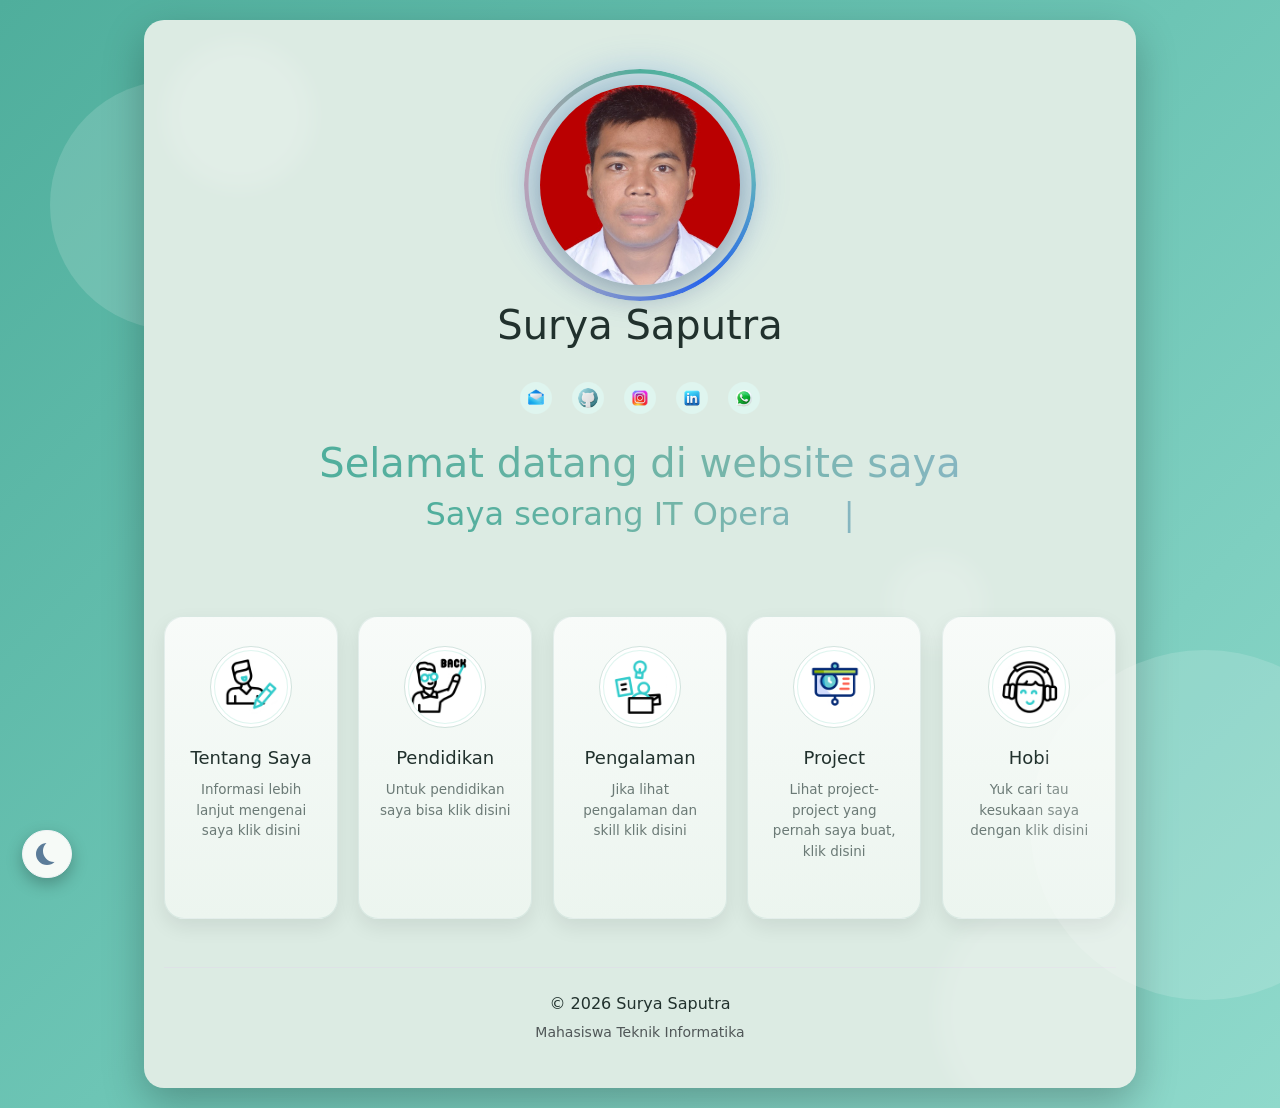
<file: index.html>
<!DOCTYPE html>
<html lang="id">


<head>

    <meta charset="UTF-8">
    <meta name="viewport" content="width=device-width, initial-scale=1.0">
    <title>Surya Saputra — IT Operational &amp; System Administrator</title> <!-- dipakai untuk nama web yang biasa muncul di tab bar browser -->
    <meta name="description" content="Portofolio Surya Saputra — IT Operational & System Administrator di PT EDI Indonesia, mahasiswa Teknik Informatika Universitas Siber Asia.">
    <link rel="icon" type="image/gif" href="asset/favicon/favicon.gif">

    <link rel="stylesheet" href="style.css">
    <link rel="preconnect" href="https://fonts.googleapis.com"> <!-- font yang digunakan menggunakan font dari google -->
    <link href="https://cdn.jsdelivr.net/npm/bootstrap@5.3.8/dist/css/bootstrap.min.css" rel="stylesheet">
    <script src="https://cdn.jsdelivr.net/npm/bootstrap@5.3.8/dist/js/bootstrap.bundle.min.js"></script>
    <script>
        /*Baca tema yang disimpan (light/dark) lebih awal supaya
        tidak berkedip saat halaman dimuat ulang*/
        (function () {
            try {
                var t = localStorage.getItem('tema') ||
                    (matchMedia('(prefers-color-scheme: dark)').matches ? 'dark' : 'light');
                document.documentElement.setAttribute('data-theme', t);
                document.documentElement.setAttribute('data-bs-theme', t);
            } catch (e) { }
        })();
    </script>
    </head>

<body class="Body">
    <div class="wrapper">
        <div class="bg-animation"> <!-- dipakai untuk animasi pada web, kalo di website saya menggunakan lingkaran yang bergerak-->
            <span></span>
            <span></span>
            <span></span>
            <span></span>
            <span></span>
            <span></span>
        </div>
<!-- foto profil di website -->
        <div class="container d-flex flex-column justify-content-center align-items-center">
             <img src="asset/foto2.jpg"
                class="rounded-circle"
                style="width: 200px; height: 200px; object-fit: cover;"
                alt="Surya Saputra">
         <h1 class="mt-3">Surya Saputra</h1>
        </div> 
<!-- list link external diarahkan ke sosial media saya -->
         <div class="sosmed">
                <a href="mailto:email@suryasaputra.my.id"><img src="asset/favicon/email.png" alt="Email"></a>
                <a href="https://github.com/Sapoetra2016"><img src="asset/favicon/github.png" alt="Github"></a>
                <a href="https://instagram.com/putra_aja"><img src="asset/favicon/instagram.png" alt="Instagram"></a>
                <a href="https://www.linkedin.com/in/surya-sapoetra"><img src="asset/favicon/linkedin.png" alt="LinkedIn"></a>
                <a href="https://wa.me/6285878953466"><img src="asset/favicon/whatsapp.png" alt="Whatsapp"></a>
         </div>

        <div class="content d-flex flex-column justify-content-center align-items-center text-center">
             <h1>Selamat datang di website saya</h1>
             <!-- teks di bawah statis, hanya peran setelah "Saya seorang" yang dianimasikan ketik-hapus oleh main.js -->
             <h2>Saya seorang <span class="role-text" id="role-text">IT Operation</span><span class="type-cursor">|</span></h2>
        </div>
<!-- menu pada halaman awal yang menggunakan image link-->
        <div class="menu-container">

            <a href="about.html" class="menu-link">
                <div class="menu">
                     <div class="icon">
                        <img src="asset/content-images/profil.gif" alt="Tentang Saya">
                    </div>
                    <h3>Tentang Saya</h3>
                     <p>Informasi lebih lanjut mengenai saya klik disini</p>
                     <span class="menu-cta">Buka <span class="cta-arrow">&rarr;</span></span>
                </div>
            </a>
            <a href="pendidikan.html" class="menu-link">
                <div class="menu">
                     <div class="icon">
                        <img src="asset/content-images/school.gif" alt="Pendidikan">
                    </div>
                    <h3>Pendidikan</h3>
                     <p>Untuk pendidikan saya bisa klik disini</p>
                     <span class="menu-cta">Buka <span class="cta-arrow">&rarr;</span></span>
                </div>
            </a>
            <a href="skill.html" class="menu-link">
                <div class="menu">
                     <div class="icon">
                        <img src="asset/content-images/skill.gif" alt="Skill">
                    </div>
                    <h3>Pengalaman</h3>
                     <p>Jika lihat pengalaman dan skill klik disini</p>
                     <span class="menu-cta">Buka <span class="cta-arrow">&rarr;</span></span>
                </div>
            </a>
            <a href="Project.html" class="menu-link">
                <div class="menu">
                     <div class="icon">
                        <img src="asset/content-images/project.gif" alt="Project">
                    </div>
                    <h3>Project</h3>
                     <p>Lihat project-project yang pernah saya buat, klik disini</p>
                     <span class="menu-cta">Buka <span class="cta-arrow">&rarr;</span></span>
                </div>
            </a>
            <a href="hobi.html" class="menu-link">
                <div class="menu">
                     <div class="icon">
                        <img src="asset/content-images/hobi.gif" alt="Hobi">
                    </div>
                    <h3>Hobi</h3>
                     <p>Yuk cari tau kesukaan saya dengan klik disini</p>
                     <span class="menu-cta">Buka <span class="cta-arrow">&rarr;</span></span>
                </div>
            </a>

        </div>
<!-- saya gunakan untuk konten merupakan milik saya sendiri -->
        <footer class="text-center py-4 mt-5 border-top">
             <p class="mb-1">
                © 2026 Surya Saputra</p>
            <small class="text-muted">
            Mahasiswa Teknik Informatika
            </small>
        </footer>

    </div>
    <script src="main.js"></script>
</body>

</html>
</file>
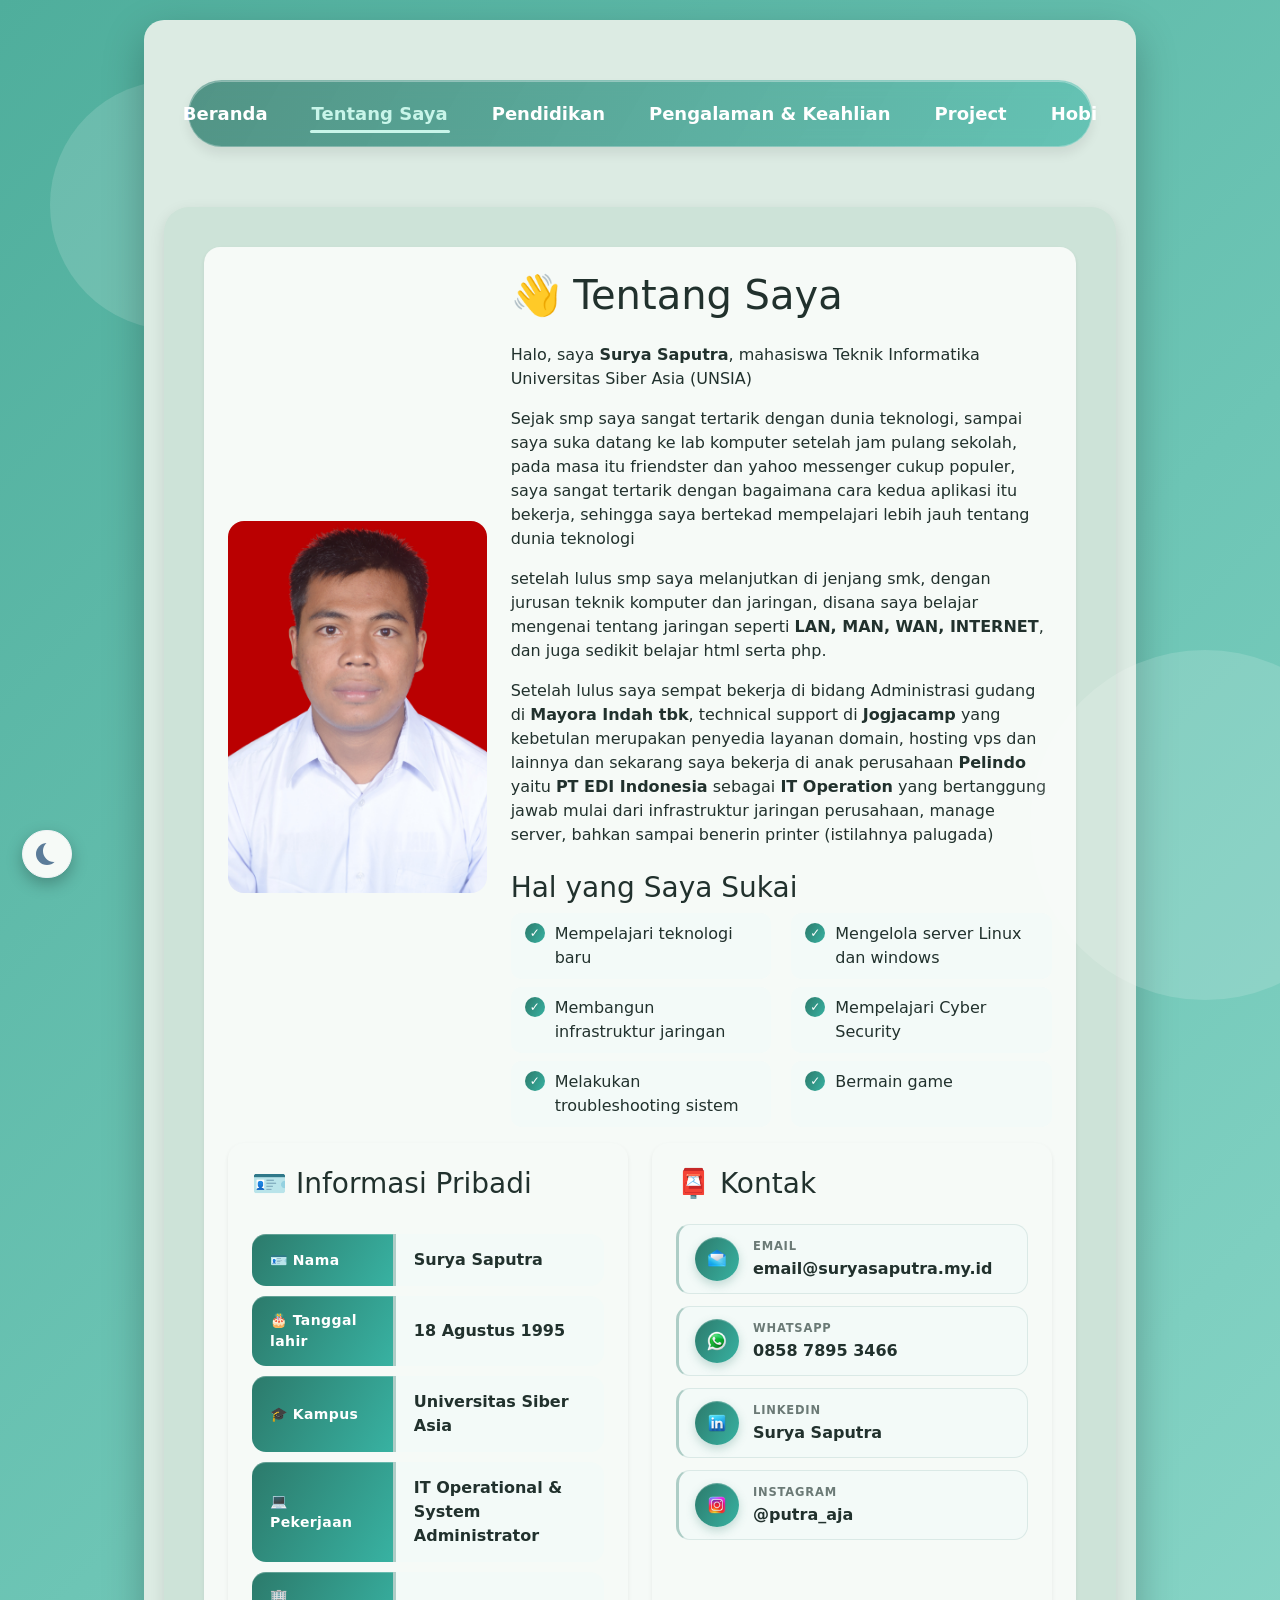
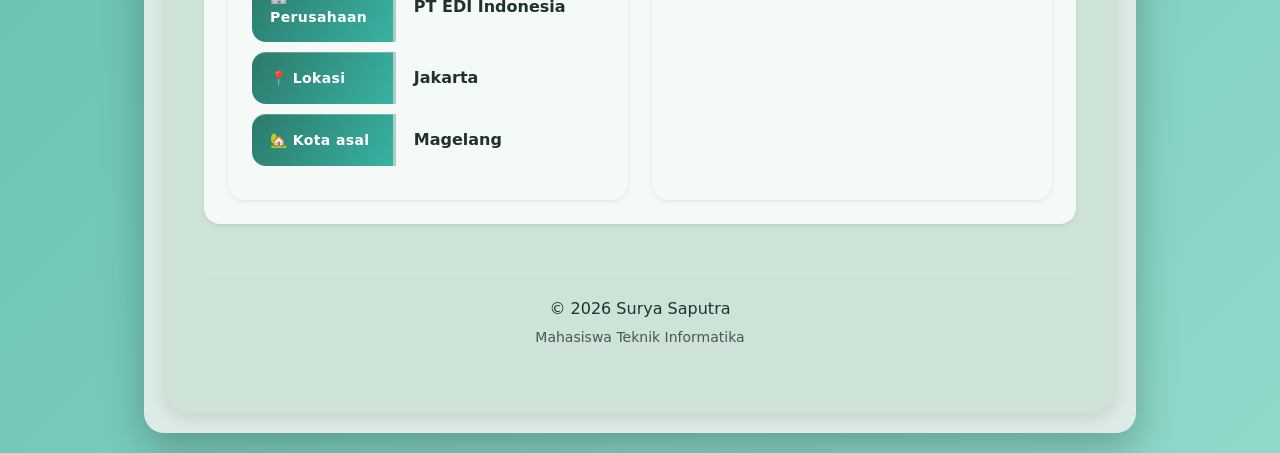
<file: about.html>
<!DOCTYPE html>
<html lang="id">


<head>
    <meta charset="UTF-8">
    <meta name="viewport" content="width=device-width, initial-scale=1.0">
    <title>Tentang Saya — Surya Saputra</title>
    <meta name="description" content="Profil dan informasi pribadi Surya Saputra: latar belakang, pendidikan, dan keahlian.">
    <link rel="icon" type="image/gif" href="asset/favicon/favicon.gif">
    <link rel="stylesheet" href="style.css">
    <link rel="preconnect" href="https://fonts.googleapis.com">
    <link href="https://cdn.jsdelivr.net/npm/bootstrap@5.3.8/dist/css/bootstrap.min.css" rel="stylesheet">
    <script src="https://cdn.jsdelivr.net/npm/bootstrap@5.3.8/dist/js/bootstrap.bundle.min.js"></script>
    <script>
        /*Baca tema yang disimpan (light/dark) lebih awal supaya
        tidak berkedip saat halaman dimuat ulang*/
        (function () {
            try {
                var t = localStorage.getItem('tema') ||
                    (matchMedia('(prefers-color-scheme: dark)').matches ? 'dark' : 'light');
                document.documentElement.setAttribute('data-theme', t);
                document.documentElement.setAttribute('data-bs-theme', t);
            } catch (e) { }
        })();
    </script>
</head>
<body class="Body-page">
    <div class="wrapper">

<!-- untuk halaman ini saya menggunakan navbar untuk menghubungkan antar menu -->
        <nav class="navbar d-flex justify-content-center align-items-center gap-4">
            <a href="index.html">Beranda</a>
            <a href="about.html">Tentang Saya</a>
            <a href="pendidikan.html">Pendidikan</a>
            <a href="skill.html">Pengalaman &amp; Keahlian</a>
            <a href="Project.html">Project</a>
            <a href="hobi.html">Hobi</a>
        </nav>
        <div class="content-box">

            <div class="card border-0 shadow-sm rounded-4 p-4 mb-4">

                <div class="row align-items-center">

                    <div class="col-md-4 text-center">
                        <img src="asset/foto.jpeg"
                            class="img-fluid rounded-4"
                            alt="Foto Profil">
                    </div>

                    <div class="col-md-8">
<!-- bagian ini menceritakan sedikit info tentang saya -->
                        <h1 class="mb-4">
                            👋 Tentang Saya
                        </h1>

                        <p>
                            Halo, saya <strong>Surya Saputra</strong>, mahasiswa Teknik
                            Informatika Universitas Siber Asia (UNSIA)
                        </p>

                        <p>
                            Sejak smp saya sangat tertarik dengan dunia teknologi,
                            sampai saya suka datang ke lab komputer setelah jam pulang sekolah,
                            pada masa itu friendster dan yahoo messenger cukup populer,
                            saya sangat tertarik dengan bagaimana cara kedua aplikasi itu bekerja,
                            sehingga saya bertekad mempelajari lebih jauh tentang dunia teknologi
                        </p>

                        <p>
                            setelah lulus smp saya melanjutkan di jenjang smk, dengan jurusan teknik komputer dan jaringan,
                            disana saya belajar mengenai tentang jaringan seperti <strong>LAN, MAN, WAN, INTERNET</strong>, 
                            dan juga sedikit belajar html serta php.
                        </p>

                        <p>
                            Setelah lulus saya sempat bekerja di bidang Administrasi gudang di <strong>Mayora Indah tbk</strong>,
                            technical support di <strong>Jogjacamp</strong> yang kebetulan merupakan penyedia layanan domain, hosting vps dan lainnya
                            dan sekarang saya bekerja di anak perusahaan <strong>Pelindo</strong> yaitu <strong>PT EDI Indonesia</strong> sebagai <strong>IT Operation</strong> yang bertanggung jawab mulai dari 
                            infrastruktur jaringan perusahaan, manage server, bahkan sampai benerin printer (istilahnya palugada)
                        </p>
                        <div class="mt-4">

                        <h3>Hal yang Saya Sukai</h3>
<!-- list kesukaan saya -->
                        <ul class="tentang-list">
                            <li>Mempelajari teknologi baru</li>
                            <li>Mengelola server Linux dan windows</li>
                            <li>Membangun infrastruktur jaringan</li>
                            <li>Mempelajari Cyber Security</li>
                            <li>Melakukan troubleshooting sistem</li>
                             <li>Bermain game</li>
                        </ul>

                    </div>

                </div>

            </div>
<!-- di informasi pribasi ini saya menggunakan tabel agar terlihat rapi -->
            <div class="row g-4">

                <div class="col-md-6">

                    <div class="card border-0 shadow-sm rounded-4 p-4 h-100">

                        <h3 class="mb-4">
                            🪪 Informasi Pribadi
                        </h3>

                        <table class="info-table">

                            <tr>
                                <th>🪪 Nama</th>
                                <td>Surya Saputra</td>
                            </tr>
                            <tr>
                                <th>🎂 Tanggal lahir</th>
                                <td>18 Agustus 1995</td>
                            </tr>

                            <tr>
                                <th>🎓 Kampus</th>
                                <td>Universitas Siber Asia</td>
                            </tr>

                            <tr>
                                <th>💻 Pekerjaan</th>
                                <td>IT Operational &amp; System Administrator</td>
                            </tr>

                            <tr>
                                <th>🏢 Perusahaan</th>
                                <td>PT EDI Indonesia</td>
                            </tr>

                            <tr>
                                <th>📍 Lokasi</th>
                                <td>Jakarta</td>
                            </tr>
                            <tr>
                                <th>🏡 Kota asal</th>
                                <td>Magelang</td>
                            </tr>

                        </table>

                    </div>

                </div>

<!--pada kolom kontak sengaja tidak diberikan link keluar karna di halaman awal sudah di info kontaknya juga -->
                <div class="col-md-6">

                    <div class="card border-0 shadow-sm rounded-4 p-4 h-100">

                        <h3 class="mb-4">
                            📮 Kontak
                        </h3>

                        <!-- daftar kontak bergaya chip, menyatu dengan tabel Informasi Pribadi -->
                        <div class="contact-list">

                            <div class="contact-item">
                                <span class="contact-icon"><img src="asset/favicon/email.png" alt="Email"></span>
                                <div>
                                    <span class="contact-label">Email</span>
                                    <span class="contact-value">email@suryasaputra.my.id</span>
                                </div>
                            </div>

                            <div class="contact-item">
                                <span class="contact-icon"><img src="asset/favicon/whatsapp.png" alt="Whatsapp"></span>
                                <div>
                                    <span class="contact-label">Whatsapp</span>
                                    <span class="contact-value">0858 7895 3466</span>
                                </div>
                            </div>

                            <div class="contact-item">
                                <span class="contact-icon"><img src="asset/favicon/linkedin.png" alt="LinkedIn"></span>
                                <div>
                                    <span class="contact-label">LinkedIn</span>
                                    <span class="contact-value">Surya Saputra</span>
                                </div>
                            </div>

                            <div class="contact-item">
                                <span class="contact-icon"><img src="asset/favicon/instagram.png" alt="Instagram"></span>
                                <div>
                                    <span class="contact-label">Instagram</span>
                                    <span class="contact-value">@putra_aja</span>
                                </div>
                            </div>

                        </div>
                    </div>
                </div>

            </div>
        </div>
                <footer class="text-center py-4 mt-5 border-top">
             <p class="mb-1">
                © 2026 Surya Saputra</p>
            <small class="text-muted">
            Mahasiswa Teknik Informatika
            </small>
        </footer>
    </div>
    <script src="main.js"></script>
</body>

</html>
</file>
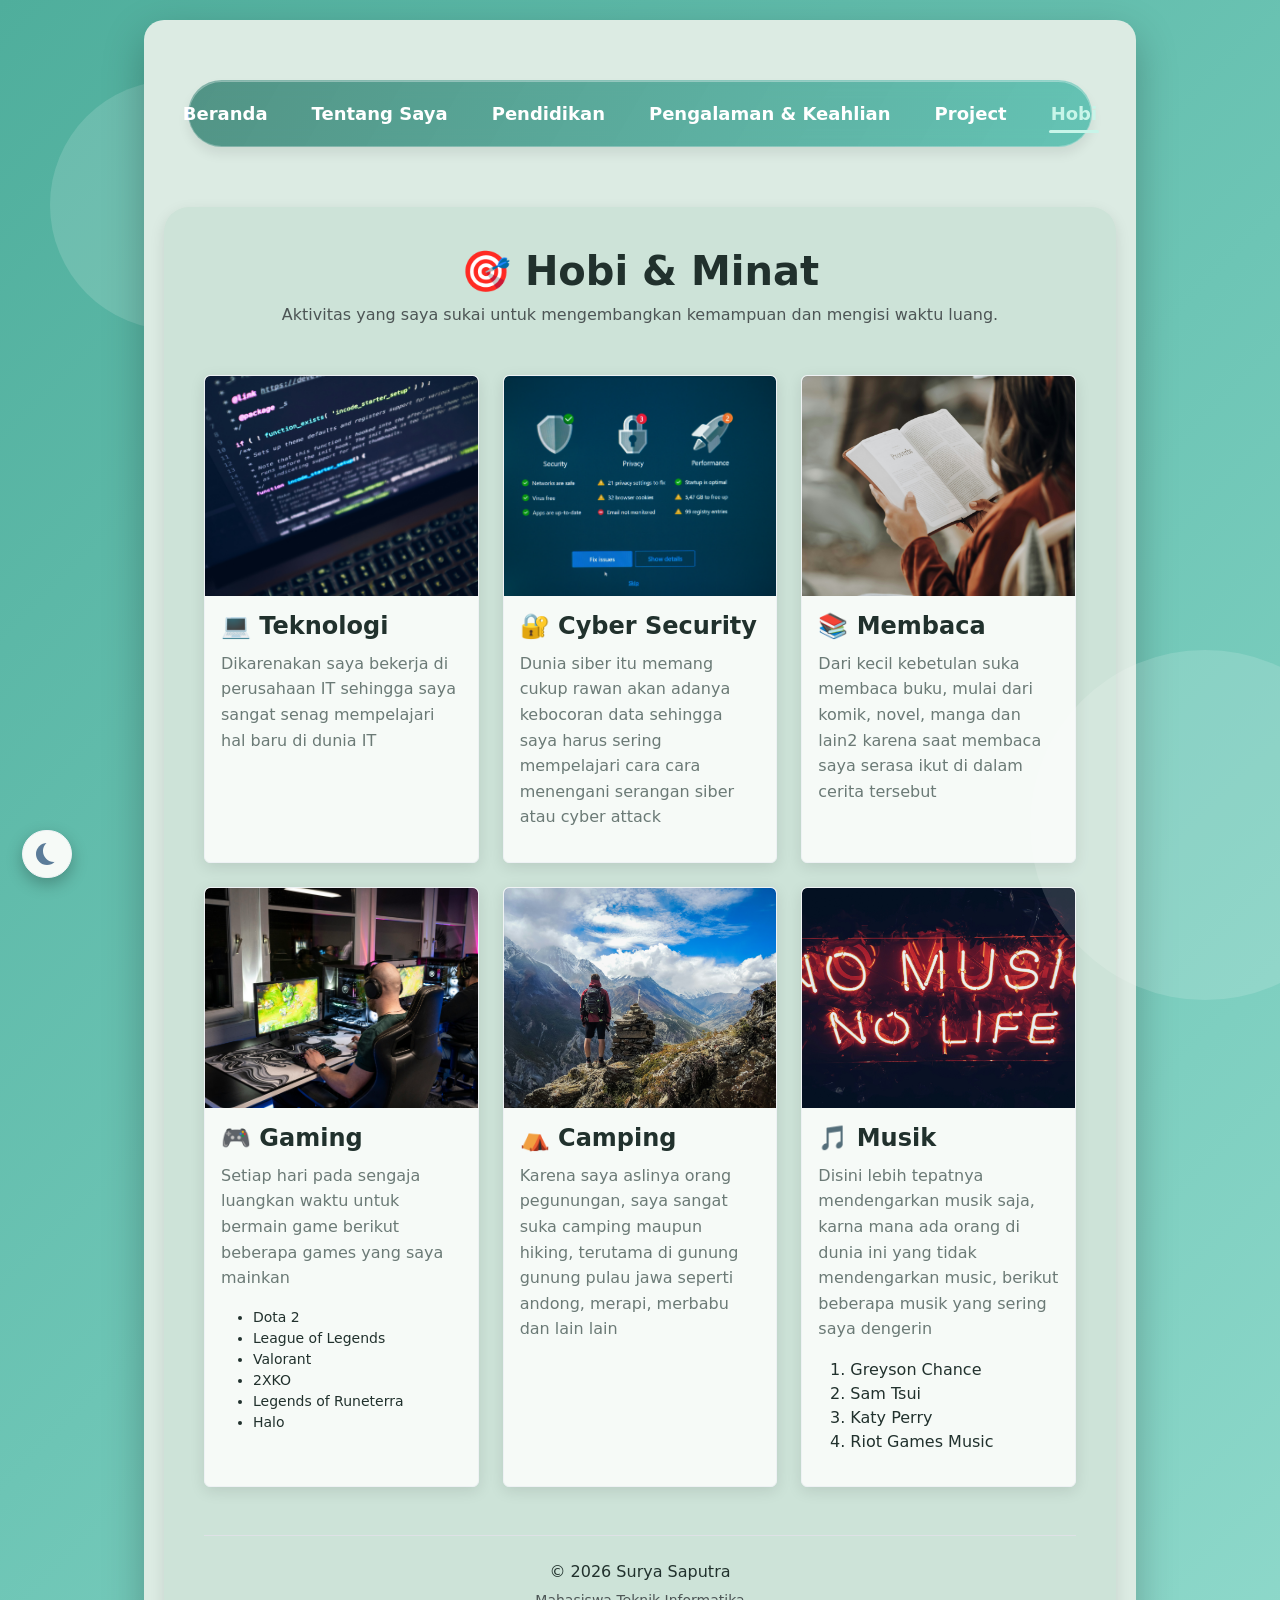
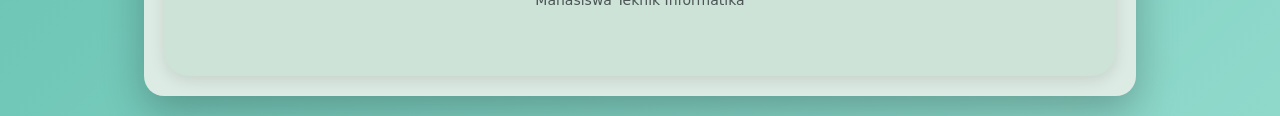
<file: hobi.html>
<!DOCTYPE html>
<html lang="id">


<head>
    <meta charset="UTF-8">
    <meta name="viewport" content="width=device-width, initial-scale=1.0">
    <title>Hobi — Surya Saputra</title>
    <meta name="description" content="Hobi dan ketertarikan Surya Saputra: teknologi, cyber security, membaca, gaming, dan traveling.">
    <link rel="icon" type="image/gif" href="asset/favicon/favicon.gif">
    <link rel="stylesheet" href="style.css">
    <link rel="preconnect" href="https://fonts.googleapis.com">
    <link href="https://cdn.jsdelivr.net/npm/bootstrap@5.3.8/dist/css/bootstrap.min.css" rel="stylesheet">
    <script src="https://cdn.jsdelivr.net/npm/bootstrap@5.3.8/dist/js/bootstrap.bundle.min.js"></script>
    <script>
        /*Baca tema yang disimpan (light/dark) lebih awal supaya
        tidak berkedip saat halaman dimuat ulang*/
        (function () {
            try {
                var t = localStorage.getItem('tema') ||
                    (matchMedia('(prefers-color-scheme: dark)').matches ? 'dark' : 'light');
                document.documentElement.setAttribute('data-theme', t);
                document.documentElement.setAttribute('data-bs-theme', t);
            } catch (e) { }
        })();
    </script>
    </head>
<body class="Body-page">
    <div class="wrapper">
        
            <nav class="navbar d-flex justify-content-center align-items-center gap-4">
                <a href="index.html">Beranda</a>
                <a href="about.html">Tentang Saya</a>
                <a href="pendidikan.html">Pendidikan</a>
                <a href="skill.html">Pengalaman &amp; Keahlian</a>
                <a href="Project.html">Project</a>
                <a href="hobi.html">Hobi</a>

            </nav>

            <div class="content-box">
<!--halaman ini saya menggunakan card karena ada gambar yang saya input di dalam kotaknya-->
                <div class="text-center mb-5">
                    <h1 class="fw-bold">🎯 Hobi & Minat</h1>
                    <p class="text-muted">
                        Aktivitas yang saya sukai untuk mengembangkan kemampuan dan mengisi waktu luang.
                    </p>
                </div>

                <div class="row g-4">

                    <div class="col-md-6 col-lg-4">
                        <div class="card hobby-card h-100">
                            <img src="asset/content-images/teknologi.jpg"  class="card-img-top hobby-img" alt="Teknologi">

                            <div class="card-body">
                                <h4>💻 Teknologi</h4>
                                <p>
                                    Dikarenakan saya bekerja di perusahaan IT 
                                    sehingga saya sangat senag mempelajari hal baru di dunia IT
                                </p>
                            </div>
                        </div>
                    </div>

                    <div class="col-md-6 col-lg-4">
                        <div class="card hobby-card h-100">
                            <img src="asset/content-images/cyber.jpg" class="card-img-top hobby-img" alt="Cyber Security">

                            <div class="card-body">
                                <h4>🔐 Cyber Security</h4>
                                <p>
                                    Dunia siber itu memang cukup rawan akan adanya kebocoran data
                                    sehingga saya harus sering mempelajari cara cara menengani serangan 
                                    siber atau cyber attack
                                </p>
                            </div>
                        </div>
                    </div>

                    <div class="col-md-6 col-lg-4">
                        <div class="card hobby-card h-100">
                            <img src="asset/content-images/membaca.jpg" class="card-img-top hobby-img" alt="Membaca">

                            <div class="card-body">
                                <h4>📚 Membaca</h4>
                                <p>
                                    Dari kecil kebetulan suka membaca buku, mulai dari komik, novel, manga dan lain2 
                                    karena saat membaca saya serasa ikut di dalam cerita tersebut 
                                </p>
                            </div>
                        </div>
                    </div>


                    <div class="col-md-6 col-lg-4">
                        <div class="card hobby-card h-100">
                            <img src="asset/content-images/gaming.jpg" class="card-img-top hobby-img" alt="Gaming">

                            <div class="card-body">
                                <h4>🎮 Gaming</h4>
                                <p>
                                    Setiap hari pada sengaja luangkan waktu untuk bermain game 
                                    berikut beberapa games yang saya mainkan 
                                </p>
                                <ul class="game-list">
                                    <li>Dota 2</li>
                                    <li>League of Legends</li>
                                    <li>Valorant</li>
                                    <li>2XKO</li>
                                    <li>Legends of Runeterra</li>
                                    <li>Halo</li>
                                </ul>
                            </div>
                        </div>
                    </div>

                    <div class="col-md-6 col-lg-4">
                        <div class="card hobby-card h-100">
                            <img src="asset/content-images/traveling.jpg" class="card-img-top hobby-img" alt="Traveling">

                            <div class="card-body">
                                <h4>⛺ Camping</h4>
                                <p>
                                    Karena saya aslinya orang pegunungan, saya sangat suka camping maupun hiking,
                                    terutama di gunung gunung pulau jawa seperti andong, merapi, merbabu dan lain lain
                                </p>
                            </div>
                        </div>
                    </div>

                    <div class="col-md-6 col-lg-4">
                        <div class="card hobby-card h-100">
                            <img src="asset/content-images/music.jpg" class="card-img-top hobby-img" alt="Musik">

                            <div class="card-body">
                                <h4>🎵 Musik</h4>
                                <p>
                                    Disini lebih tepatnya mendengarkan musik saja,
                                    karna mana ada orang di dunia ini yang tidak mendengarkan music,
                                    berikut beberapa musik yang sering saya dengerin 
                                    <ol class="music-list">
                                        <li>Greyson Chance</li>
                                        <li>Sam Tsui</li>
                                        <li>Katy Perry</li>
                                        <li>Riot Games Music</li>
                                    </ol>
                                </p>
                            </div>
                        </div>
                    </div>

            </div>

            <footer class="text-center py-4 mt-5 border-top">
                <p class="mb-1">
                    © 2026 Surya Saputra</p>
                <small class="text-muted">
                Mahasiswa Teknik Informatika
                </small>
            </footer>
    </div>
    <script src="main.js"></script>
</body>

</html>
</file>
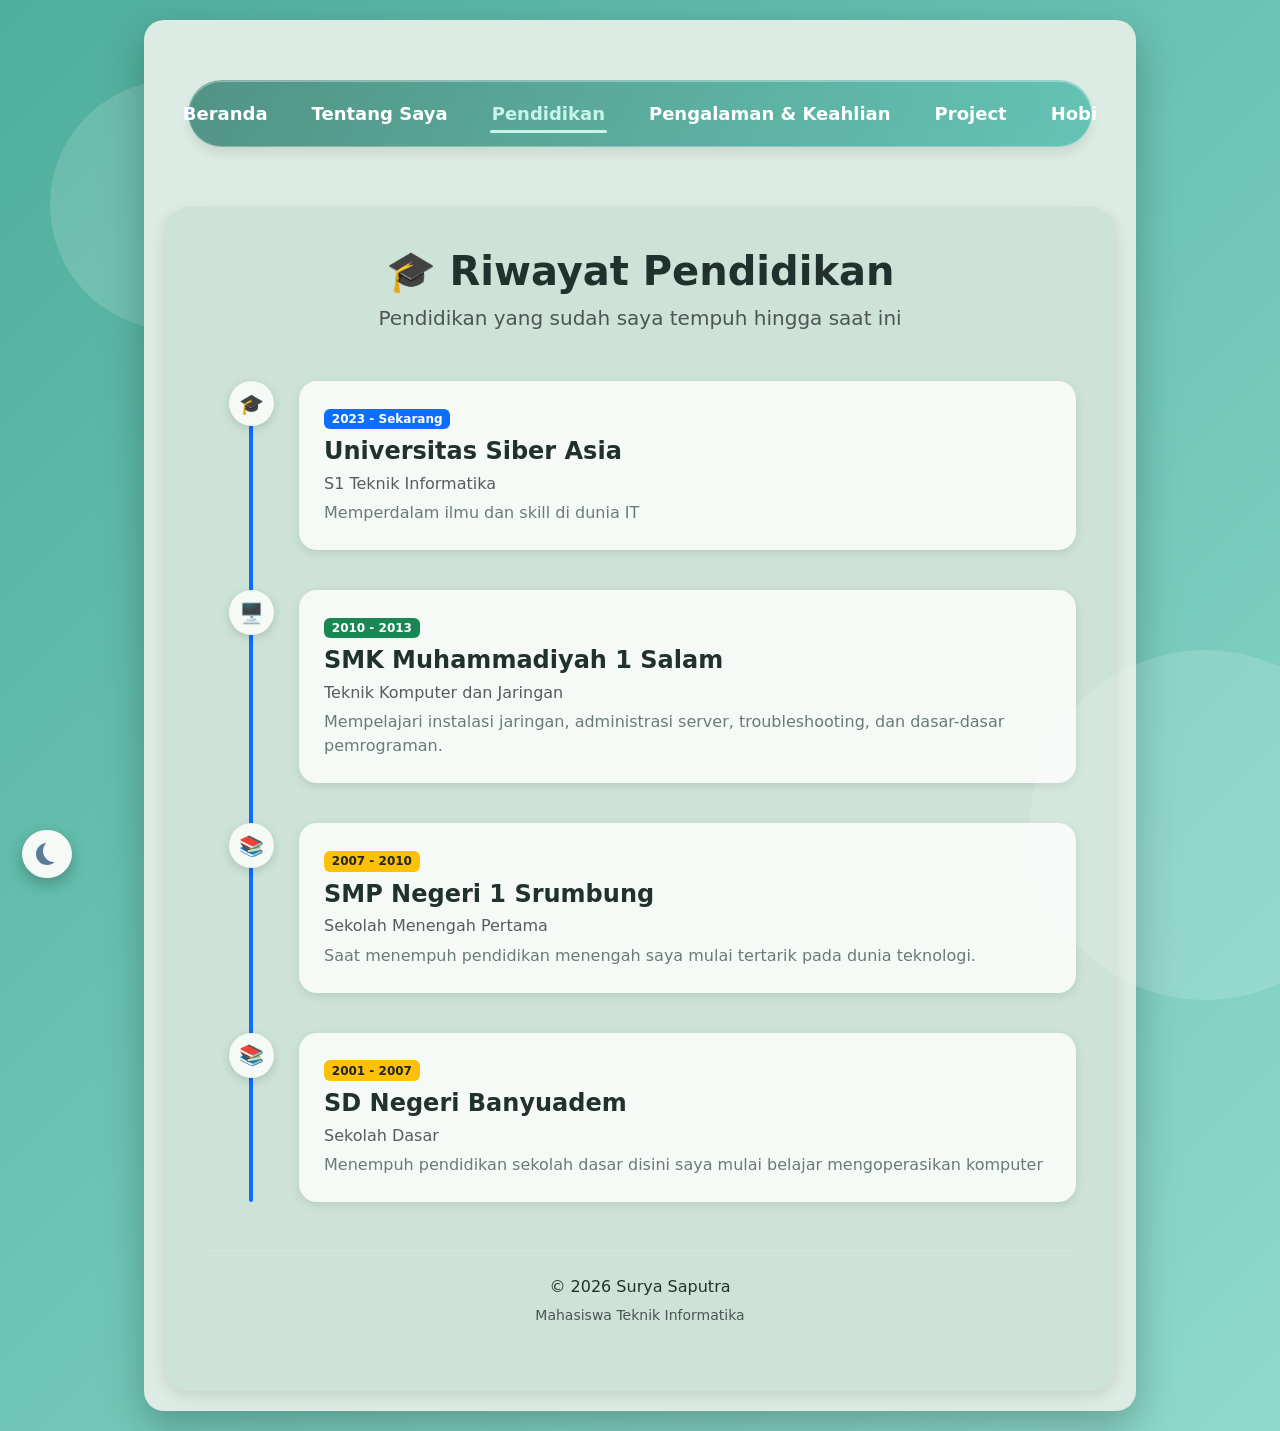
<file: pendidikan.html>
<!DOCTYPE html>
<html lang="id">


<head>
    <meta charset="UTF-8">
    <meta name="viewport" content="width=device-width, initial-scale=1.0">
    <title>Pendidikan — Surya Saputra</title>
    <meta name="description" content="Riwayat pendidikan Surya Saputra dari SMK Teknik Komputer dan Jaringan hingga Universitas Siber Asia.">
    <link rel="icon" type="image/gif" href="asset/favicon/favicon.gif">
    <link rel="stylesheet" href="style.css">
    <link rel="preconnect" href="https://fonts.googleapis.com">
    <link href="https://cdn.jsdelivr.net/npm/bootstrap@5.3.8/dist/css/bootstrap.min.css" rel="stylesheet">
    <script src="https://cdn.jsdelivr.net/npm/bootstrap@5.3.8/dist/js/bootstrap.bundle.min.js"></script>
    <script>
        /*Baca tema yang disimpan (light/dark) lebih awal supaya
        tidak berkedip saat halaman dimuat ulang*/
        (function () {
            try {
                var t = localStorage.getItem('tema') ||
                    (matchMedia('(prefers-color-scheme: dark)').matches ? 'dark' : 'light');
                document.documentElement.setAttribute('data-theme', t);
                document.documentElement.setAttribute('data-bs-theme', t);
            } catch (e) { }
        })();
    </script>
    </head>
<body class="Body-page">
    <div class="wrapper">

            <nav class="navbar d-flex justify-content-center align-items-center gap-4">
                <a href="index.html">Beranda</a>
                <a href="about.html">Tentang Saya</a>
                <a href="pendidikan.html">Pendidikan</a>
                <a href="skill.html">Pengalaman &amp; Keahlian</a>
                <a href="Project.html">Project</a>
                <a href="hobi.html">Hobi</a>

            </nav>
<!--timeline pendidikan menggunakan subheading 4 agar tulisan sama juga menggunakan timeline  -->
        <div class="content-box">

            <div class="text-center mb-5">
                <h1 class="fw-bold">🎓 Riwayat Pendidikan</h1>
                <p class="text-muted fs-5">
                    Pendidikan yang sudah saya tempuh hingga saat ini
                </p>
            </div>

            <div class="timeline">

                <div class="timeline-item">
                    <div class="timeline-icon">
                        🎓
                    </div>

                    <div class="timeline-card">
                        <span class="badge bg-primary mb-2">
                            2023 - Sekarang
                        </span>

                        <h4>Universitas Siber Asia</h4>

                        <h6 class="text-muted">
                            S1 Teknik Informatika
                        </h6>

                        <p>
                            Memperdalam ilmu dan skill di dunia IT
                        </p>
                    </div>
                </div>

                <div class="timeline-item">
                    <div class="timeline-icon">
                        🖥️
                    </div>

                    <div class="timeline-card">
                        <span class="badge bg-success mb-2">
                            2010 - 2013
                        </span>

                        <h4>SMK Muhammadiyah 1 Salam</h4>

                        <h6 class="text-muted">
                            Teknik Komputer dan Jaringan
                        </h6>

                        <p>
                            Mempelajari instalasi jaringan,
                            administrasi server, troubleshooting,
                            dan dasar-dasar pemrograman.
                        </p>
                    </div>
                </div>

                <div class="timeline-item">
                    <div class="timeline-icon">
                        📚
                    </div>

                    <div class="timeline-card">
                        <span class="badge bg-warning text-dark mb-2">
                            2007 - 2010
                        </span>

                        <h4>SMP Negeri 1 Srumbung</h4>

                        <h6 class="text-muted">
                            Sekolah Menengah Pertama
                        </h6>

                        <p>
                            Saat menempuh pendidikan menengah saya 
                             mulai tertarik pada dunia teknologi.
                        </p>
                    </div>
                </div>

                <div class="timeline-item">
                    <div class="timeline-icon">
                        📚
                    </div>

                    <div class="timeline-card">
                        <span class="badge bg-warning text-dark mb-2">
                            2001 - 2007
                        </span>

                        <h4>SD Negeri Banyuadem</h4>

                        <h6 class="text-muted">
                            Sekolah Dasar
                        </h6>

                        <p>
                            Menempuh pendidikan sekolah dasar
                            disini saya mulai belajar mengoperasikan komputer
                        </p>
                    </div>
                </div>

            </div>       
            <footer class="text-center py-4 mt-5 border-top">
                <p class="mb-1">
                    © 2026 Surya Saputra</p>
                <small class="text-muted">
                Mahasiswa Teknik Informatika
                </small>
            </footer>
        </div>
        <script src="main.js"></script>
    </body>
</html>
</file>
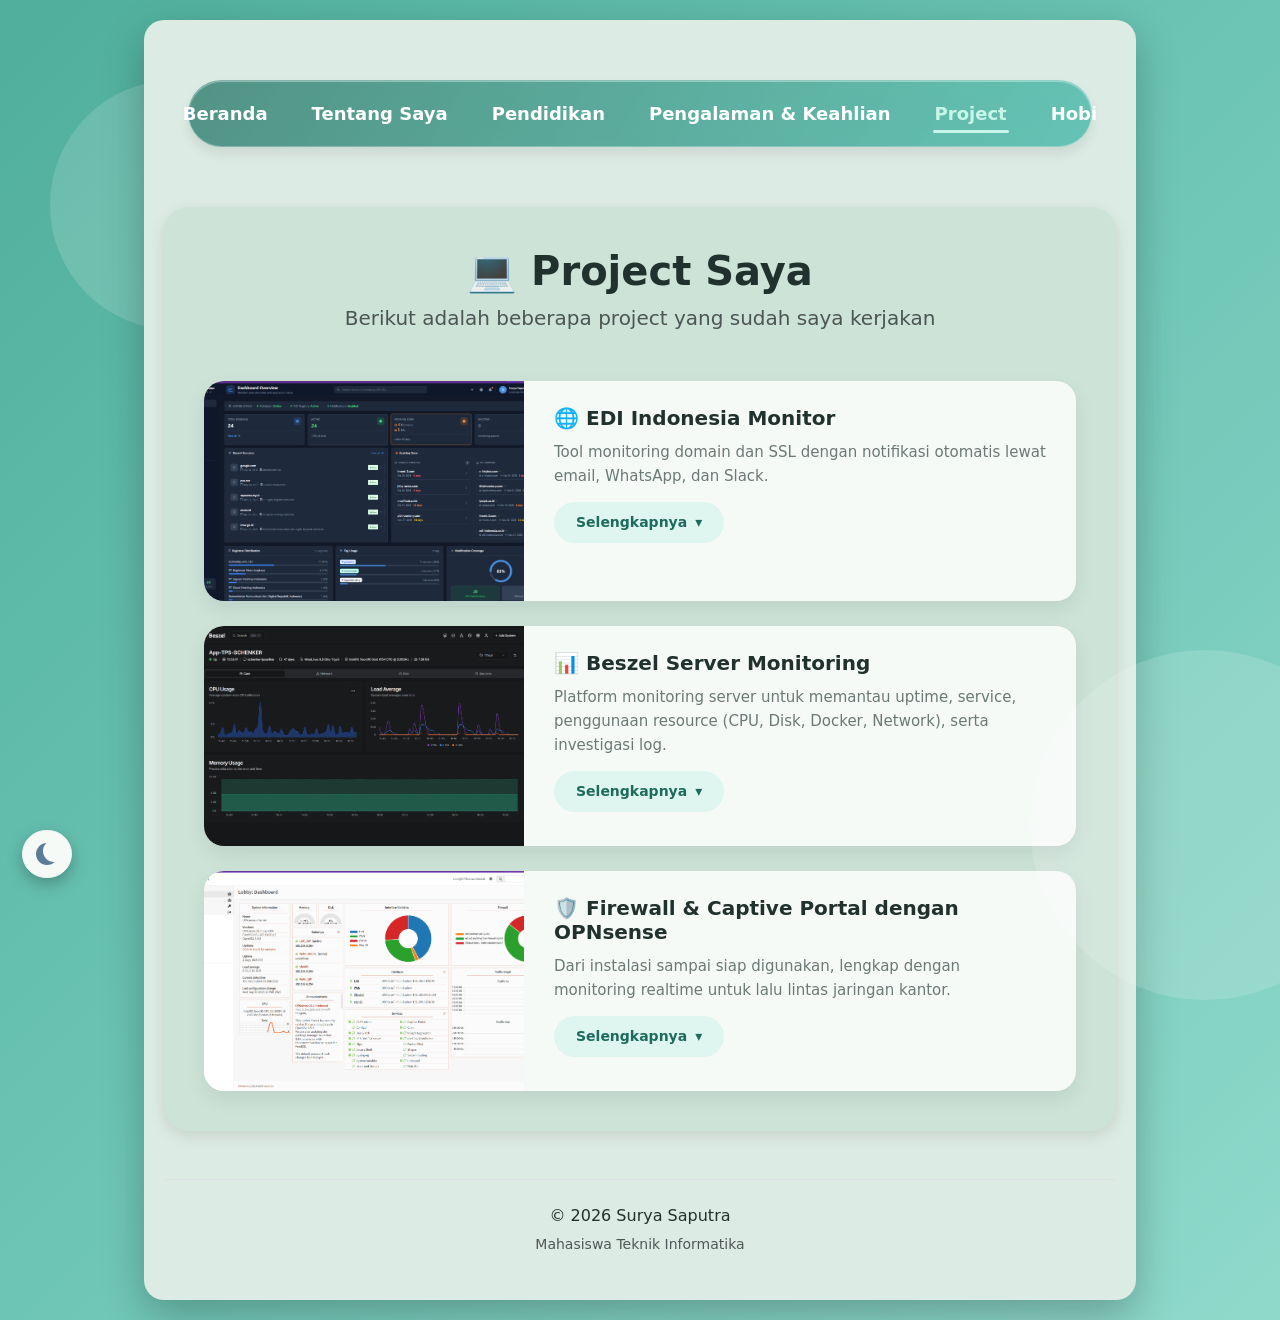
<file: Project.html>
<!DOCTYPE html>
<html lang="id">


<head>
    <meta charset="UTF-8">
    <meta name="viewport" content="width=device-width, initial-scale=1.0">
    <title>Project — Surya Saputra</title>
    <meta name="description" content="Kumpulan project web dan infrastruktur yang pernah dikerjakan Surya Saputra.">
    <link rel="icon" type="image/gif" href="asset/favicon/favicon.gif">
    <link rel="stylesheet" href="style.css">
    <link rel="preconnect" href="https://fonts.googleapis.com">
    <link href="https://cdn.jsdelivr.net/npm/bootstrap@5.3.8/dist/css/bootstrap.min.css" rel="stylesheet">
    <script src="https://cdn.jsdelivr.net/npm/bootstrap@5.3.8/dist/js/bootstrap.bundle.min.js"></script>
    <script>
        /*Baca tema yang disimpan (light/dark) lebih awal supaya
        tidak berkedip saat halaman dimuat ulang*/
        (function () {
            try {
                var t = localStorage.getItem('tema') ||
                    (matchMedia('(prefers-color-scheme: dark)').matches ? 'dark' : 'light');
                document.documentElement.setAttribute('data-theme', t);
                document.documentElement.setAttribute('data-bs-theme', t);
            } catch (e) { }
        })();
    </script>
</head>
<body class="Body-page">
    <div class="wrapper">

<!-- untuk halaman ini saya menggunakan navbar untuk menghubungkan antar menu -->
        <nav class="navbar d-flex justify-content-center align-items-center gap-4">
            <a href="index.html">Beranda</a>
            <a href="about.html">Tentang Saya</a>
            <a href="pendidikan.html">Pendidikan</a>
            <a href="skill.html">Pengalaman &amp; Keahlian</a>
            <a href="Project.html">Project</a>
            <a href="hobi.html">Hobi</a>

        </nav>
        <div class="content-box">

            <div class="text-center mb-5">
                <h1 class="fw-bold">💻 Project Saya</h1>
                <p class="text-muted fs-5">
                    Berikut adalah beberapa project yang sudah saya kerjakan
                </p>
            </div>

<!-- setiap project punya gambar + deskripsi singkat di kartu.
     seluruh kartu bisa diklik (data-bs-target) untuk membuka pop-up,
     detail lengkapnya muncul sebagai modal Bootstrap berisi carousel gambar -->
            <div class="project-list">

                <div class="project-card" data-bs-toggle="modal" data-bs-target="#projectModal-edi">
                    <div class="project-media">
                        <img src="asset/project/edi-monitor/dashboard.png" alt="EDI Indonesia Monitor">
                    </div>
                    <div class="project-info">
                        <h3>🌐 EDI Indonesia Monitor</h3>
                        <p class="project-short">
                            Tool monitoring domain dan SSL dengan notifikasi otomatis
                            lewat email, WhatsApp, dan Slack.
                        </p>
                        <button class="project-toggle" type="button"
                            data-bs-toggle="modal" data-bs-target="#projectModal-edi">
                            Selengkapnya
                        </button>
                    </div>
                </div>

                <div class="project-card" data-bs-toggle="modal" data-bs-target="#projectModal-beszel">
                    <div class="project-media">
                        <img src="asset/project/beszel/dashboard.png" alt="Beszel Server Monitoring">
                    </div>
                    <div class="project-info">
                        <h3>📊 Beszel Server Monitoring</h3>
                        <p class="project-short">
                            Platform monitoring server untuk memantau uptime, service,
                            penggunaan resource (CPU, Disk, Docker, Network), serta investigasi log.
                        </p>
                        <button class="project-toggle" type="button"
                            data-bs-toggle="modal" data-bs-target="#projectModal-beszel">
                            Selengkapnya
                        </button>
                    </div>
                </div>

                <div class="project-card" data-bs-toggle="modal" data-bs-target="#projectModal-opnsense">
                    <div class="project-media">
                        <img src="asset/project/opnsense/dashboard.png" alt="OPNsense Firewall & Captive Portal">
                    </div>
                    <div class="project-info">
                        <h3>🛡️ Firewall &amp; Captive Portal dengan OPNsense</h3>
                        <p class="project-short">
                            Dari instalasi sampai siap digunakan, lengkap dengan
                            monitoring realtime untuk lalu lintas jaringan kantor.
                        </p>
                        <button class="project-toggle" type="button"
                            data-bs-toggle="modal" data-bs-target="#projectModal-opnsense">
                            Selengkapnya
                        </button>
                    </div>
                </div>

            </div>

<!-- isi pop-up detail project: satu modal per project,
     gambar pakai carousel Bootstrap (bisa beberapa gambar, otomatis geser),
     tutup lewat tanda X, tombol Tutup, atau klik area gelap di luar -->
            <div class="modal fade" id="projectModal-edi" tabindex="-1" aria-hidden="true" aria-labelledby="projectModal-edi-title">
                <div class="modal-dialog modal-lg modal-dialog-centered modal-dialog-scrollable">
                    <div class="modal-content project-modal">
                        <div class="modal-header">
                            <h5 class="modal-title" id="projectModal-edi-title">🌐 EDI Indonesia Monitor</h5>
                            <button type="button" class="btn-close" data-bs-dismiss="modal" aria-label="Tutup"></button>
                        </div>
                        <div class="modal-body">
                            <div id="projectCarousel-edi" class="carousel slide project-carousel" data-bs-ride="carousel">
                                <div class="carousel-inner">
                                    <div class="carousel-item active">
                                        <img src="asset/project/edi-monitor/dashboard.png" alt="Dashboard Overview EDI Indonesia Monitor">
                                    </div>
                                    <div class="carousel-item">
                                        <img src="asset/project/edi-monitor/domains.png" alt="Halaman Domain Management">
                                    </div>
                                    <div class="carousel-item">
                                        <img src="asset/project/edi-monitor/tld-registry.png" alt="Halaman TLD Registry">
                                    </div>
                                    <div class="carousel-item">
                                        <img src="asset/project/edi-monitor/notification-settings.png" alt="Pengaturan notifikasi dan monitoring">
                                    </div>
                                </div>
                                <button class="carousel-control-prev" type="button" data-bs-target="#projectCarousel-edi" data-bs-slide="prev">
                                    <span class="carousel-control-prev-icon" aria-hidden="true"></span>
                                    <span class="visually-hidden">Sebelumnya</span>
                                </button>
                                <button class="carousel-control-next" type="button" data-bs-target="#projectCarousel-edi" data-bs-slide="next">
                                    <span class="carousel-control-next-icon" aria-hidden="true"></span>
                                    <span class="visually-hidden">Berikutnya</span>
                                </button>
                                <div class="carousel-indicators">
                                    <button type="button" data-bs-target="#projectCarousel-edi" data-bs-slide-to="0" class="active" aria-current="true" aria-label="Gambar 1"></button>
                                    <button type="button" data-bs-target="#projectCarousel-edi" data-bs-slide-to="1" aria-label="Gambar 2"></button>
                                    <button type="button" data-bs-target="#projectCarousel-edi" data-bs-slide-to="2" aria-label="Gambar 3"></button>
                                    <button type="button" data-bs-target="#projectCarousel-edi" data-bs-slide-to="3" aria-label="Gambar 4"></button>
                                </div>
                            </div>
                            <p>
                                Aplikasi untuk memantau domain dan sertifikat SSL milik
                                perusahaan, saya kembangkan saat bertugas di bagian IT
                                Operation. Latar belakangnya sederhana: domain atau SSL
                                yang kedaluwarsa bisa membuat website tidak bisa diakses
                                atau memunculkan peringatan tidak aman bagi pengunjung,
                                dan hal seperti itu mudah terlewat kalau tidak ada yang
                                mengingatkan. Karena itu saya ingin ada satu tempat yang
                                menampilkan semuanya dengan jelas.
                            </p>
                            <p>
                                Dashboard-nya merangkum total domain, status aktif, serta
                                daftar domain dan SSL yang akan segera kedaluwarsa lengkap
                                dengan sisa harinya. Selain itu ada beberapa fitur pendukung
                                yang saya tambahkan, seperti WHOIS lookup untuk mengecek
                                detail domain, tag management untuk mengelompokkan domain,
                                ringkasan sebaran registrar, serta pengelolaan TLD registry.
                                Dengan begitu, data domain tidak lagi tersebar di banyak tempat.
                            </p>
                            <p>
                                Bagian yang paling berguna menurut saya adalah notifikasinya.
                                Aplikasi ini mengirim pengingat otomatis sebelum masa berlaku
                                habis lewat email, WhatsApp, dan Slack, dan penerimanya bisa
                                diatur per grup lewat notification groups supaya pesan sampai
                                ke orang yang tepat. Ada juga indikator cakupan notifikasi
                                yang menunjukkan domain mana saja yang belum punya pengingat,
                                jadi tidak ada yang terlewat tanpa disadari.
                            </p>
                            <div class="project-tags">
                                <span>SystAdmin</span>
                                <span>Project</span>
                                <span>Whois</span>
                                <span>Domain SSL</span>
                            </div>
                        </div>
                        <div class="modal-footer">
                            <button type="button" class="project-toggle" data-bs-dismiss="modal">Tutup</button>
                        </div>
                    </div>
                </div>
            </div>

            <div class="modal fade" id="projectModal-beszel" tabindex="-1" aria-hidden="true" aria-labelledby="projectModal-beszel-title">
                <div class="modal-dialog modal-lg modal-dialog-centered modal-dialog-scrollable">
                    <div class="modal-content project-modal">
                        <div class="modal-header">
                            <h5 class="modal-title" id="projectModal-beszel-title">📊 Beszel Server Monitoring</h5>
                            <button type="button" class="btn-close" data-bs-dismiss="modal" aria-label="Tutup"></button>
                        </div>
                        <div class="modal-body">
                            <div id="projectCarousel-beszel" class="carousel slide project-carousel" data-bs-ride="carousel">
                                <div class="carousel-inner">
                                    <div class="carousel-item active">
                                        <img src="asset/project/beszel/dashboard.png" alt="Dashboard monitoring server Beszel">
                                    </div>
                                    <div class="carousel-item">
                                        <img src="asset/project/beszel/services.png" alt="Daftar service dan resource server">
                                    </div>
                                    <div class="carousel-item">
                                        <img src="asset/project/beszel/settings.png" alt="Pengaturan threshold dan notifikasi">
                                    </div>
                                    <div class="carousel-item">
                                        <img src="asset/project/beszel/pocketbase-alerts.png" alt="Investigasi log & alert pada backend PocketBase Beszel">
                                    </div>
                                </div>
                                <button class="carousel-control-prev" type="button" data-bs-target="#projectCarousel-beszel" data-bs-slide="prev">
                                    <span class="carousel-control-prev-icon" aria-hidden="true"></span>
                                    <span class="visually-hidden">Sebelumnya</span>
                                </button>
                                <button class="carousel-control-next" type="button" data-bs-target="#projectCarousel-beszel" data-bs-slide="next">
                                    <span class="carousel-control-next-icon" aria-hidden="true"></span>
                                    <span class="visually-hidden">Berikutnya</span>
                                </button>
                                <div class="carousel-indicators">
                                    <button type="button" data-bs-target="#projectCarousel-beszel" data-bs-slide-to="0" class="active" aria-current="true" aria-label="Gambar 1"></button>
                                    <button type="button" data-bs-target="#projectCarousel-beszel" data-bs-slide-to="1" aria-label="Gambar 2"></button>
                                    <button type="button" data-bs-target="#projectCarousel-beszel" data-bs-slide-to="2" aria-label="Gambar 3"></button>
                                    <button type="button" data-bs-target="#projectCarousel-beszel" data-bs-slide-to="3" aria-label="Gambar 4"></button>
                                </div>
                            </div>
                            <p>
                                Beszel adalah aplikasi monitoring server yang saya
                                gunakan untuk memantau kondisi infrastruktur dari satu
                                tempat. Lewat Beszel saya bisa melihat uptime server,
                                service apa saja yang sedang berjalan, serta penggunaan
                                resource secara real-time seperti CPU, Disk, Docker,
                                dan Network.
                            </p>
                            <p>
                                Selain memantau metrik, hal yang paling membantu adalah
                                fitur investigasi log-nya. Ketika ada service yang error
                                atau penggunaan resource yang tidak wajar, saya bisa langsung
                                mengecek riwayat alert dan log untuk mencari tahu penyebabnya,
                                bukan sekadar menerima notifikasi tanpa tahu apa yang terjadi.
                            </p>
                            <div class="project-tags">
                                <span>SystAdmin</span>
                                <span>Monitoring</span>
                                <span>Docker</span>
                                <span>Logs</span>
                            </div>
                        </div>
                        <div class="modal-footer">
                            <button type="button" class="project-toggle" data-bs-dismiss="modal">Tutup</button>
                        </div>
                    </div>
                </div>
            </div>

            <div class="modal fade" id="projectModal-opnsense" tabindex="-1" aria-hidden="true" aria-labelledby="projectModal-opnsense-title">
                <div class="modal-dialog modal-lg modal-dialog-centered modal-dialog-scrollable">
                    <div class="modal-content project-modal">
                        <div class="modal-header">
                            <h5 class="modal-title" id="projectModal-opnsense-title">🛡️ Firewall &amp; Captive Portal dengan OPNsense</h5>
                            <button type="button" class="btn-close" data-bs-dismiss="modal" aria-label="Tutup"></button>
                        </div>
                        <div class="modal-body">
                            <div id="projectCarousel-opnsense" class="carousel slide project-carousel" data-bs-ride="carousel">
                                <div class="carousel-inner">
                                    <div class="carousel-item active">
                                        <img src="asset/project/opnsense/dashboard.png" alt="Dashboard OPNsense dengan monitoring realtime">
                                    </div>
                                    <div class="carousel-item">
                                        <img src="asset/project/opnsense/firewall-aliases.png" alt="Konfigurasi Firewall Aliases">
                                    </div>
                                    <div class="carousel-item">
                                        <img src="asset/project/opnsense/captive-portal.png" alt="Konfigurasi Captive Portal">
                                    </div>
                                    <div class="carousel-item">
                                        <img src="asset/project/opnsense/user-activity.png" alt="Reporting User Activity realtime">
                                    </div>
                                </div>
                                <button class="carousel-control-prev" type="button" data-bs-target="#projectCarousel-opnsense" data-bs-slide="prev">
                                    <span class="carousel-control-prev-icon" aria-hidden="true"></span>
                                    <span class="visually-hidden">Sebelumnya</span>
                                </button>
                                <button class="carousel-control-next" type="button" data-bs-target="#projectCarousel-opnsense" data-bs-slide="next">
                                    <span class="carousel-control-next-icon" aria-hidden="true"></span>
                                    <span class="visually-hidden">Berikutnya</span>
                                </button>
                                <div class="carousel-indicators">
                                    <button type="button" data-bs-target="#projectCarousel-opnsense" data-bs-slide-to="0" class="active" aria-current="true" aria-label="Gambar 1"></button>
                                    <button type="button" data-bs-target="#projectCarousel-opnsense" data-bs-slide-to="1" aria-label="Gambar 2"></button>
                                    <button type="button" data-bs-target="#projectCarousel-opnsense" data-bs-slide-to="2" aria-label="Gambar 3"></button>
                                    <button type="button" data-bs-target="#projectCarousel-opnsense" data-bs-slide-to="3" aria-label="Gambar 4"></button>
                                </div>
                            </div>
                            <p>
                                OPNsense saya siapkan untuk kebutuhan firewall dan
                                captive portal di kantor. Saya menanganinya dari awal,
                                mulai dari proses instalasi, konfigurasi, sampai sistem
                                siap digunakan.
                            </p>
                            <p>
                                Firewall berfungsi mengatur dan mengamankan lalu lintas
                                jaringan kantor, sedangkan captive portal memastikan
                                pengguna melewati proses login terlebih dahulu sebelum bisa
                                mengakses jaringan. Dengan begitu, akses ke jaringan kantor
                                menjadi lebih terkontrol dan tertata.
                            </p>
                            <p>
                                Sistemnya juga sudah dilengkapi monitoring realtime, sehingga
                                kondisi jaringan dan aktivitas yang melewati firewall bisa
                                dipantau langsung. Kalau ada yang tidak biasa, saya bisa segera
                                melihatnya dan menindaklanjutinya tanpa harus menunggu laporan
                                dari pengguna.
                            </p>
                            <div class="project-tags">
                                <span>SystAdmin</span>
                                <span>Firewall</span>
                                <span>Captive Portal</span>
                                <span>OPNsense</span>
                            </div>
                        </div>
                        <div class="modal-footer">
                            <button type="button" class="project-toggle" data-bs-dismiss="modal">Tutup</button>
                        </div>
                    </div>
                </div>
            </div>

        </div>

            <footer class="text-center py-4 mt-5 border-top">
                <p class="mb-1">© 2026 Surya Saputra</p>
                <small class="text-muted"> Mahasiswa Teknik Informatika</small>
            </footer>

    </div>
    <script src="main.js"></script>
</body>

</html>
</file>
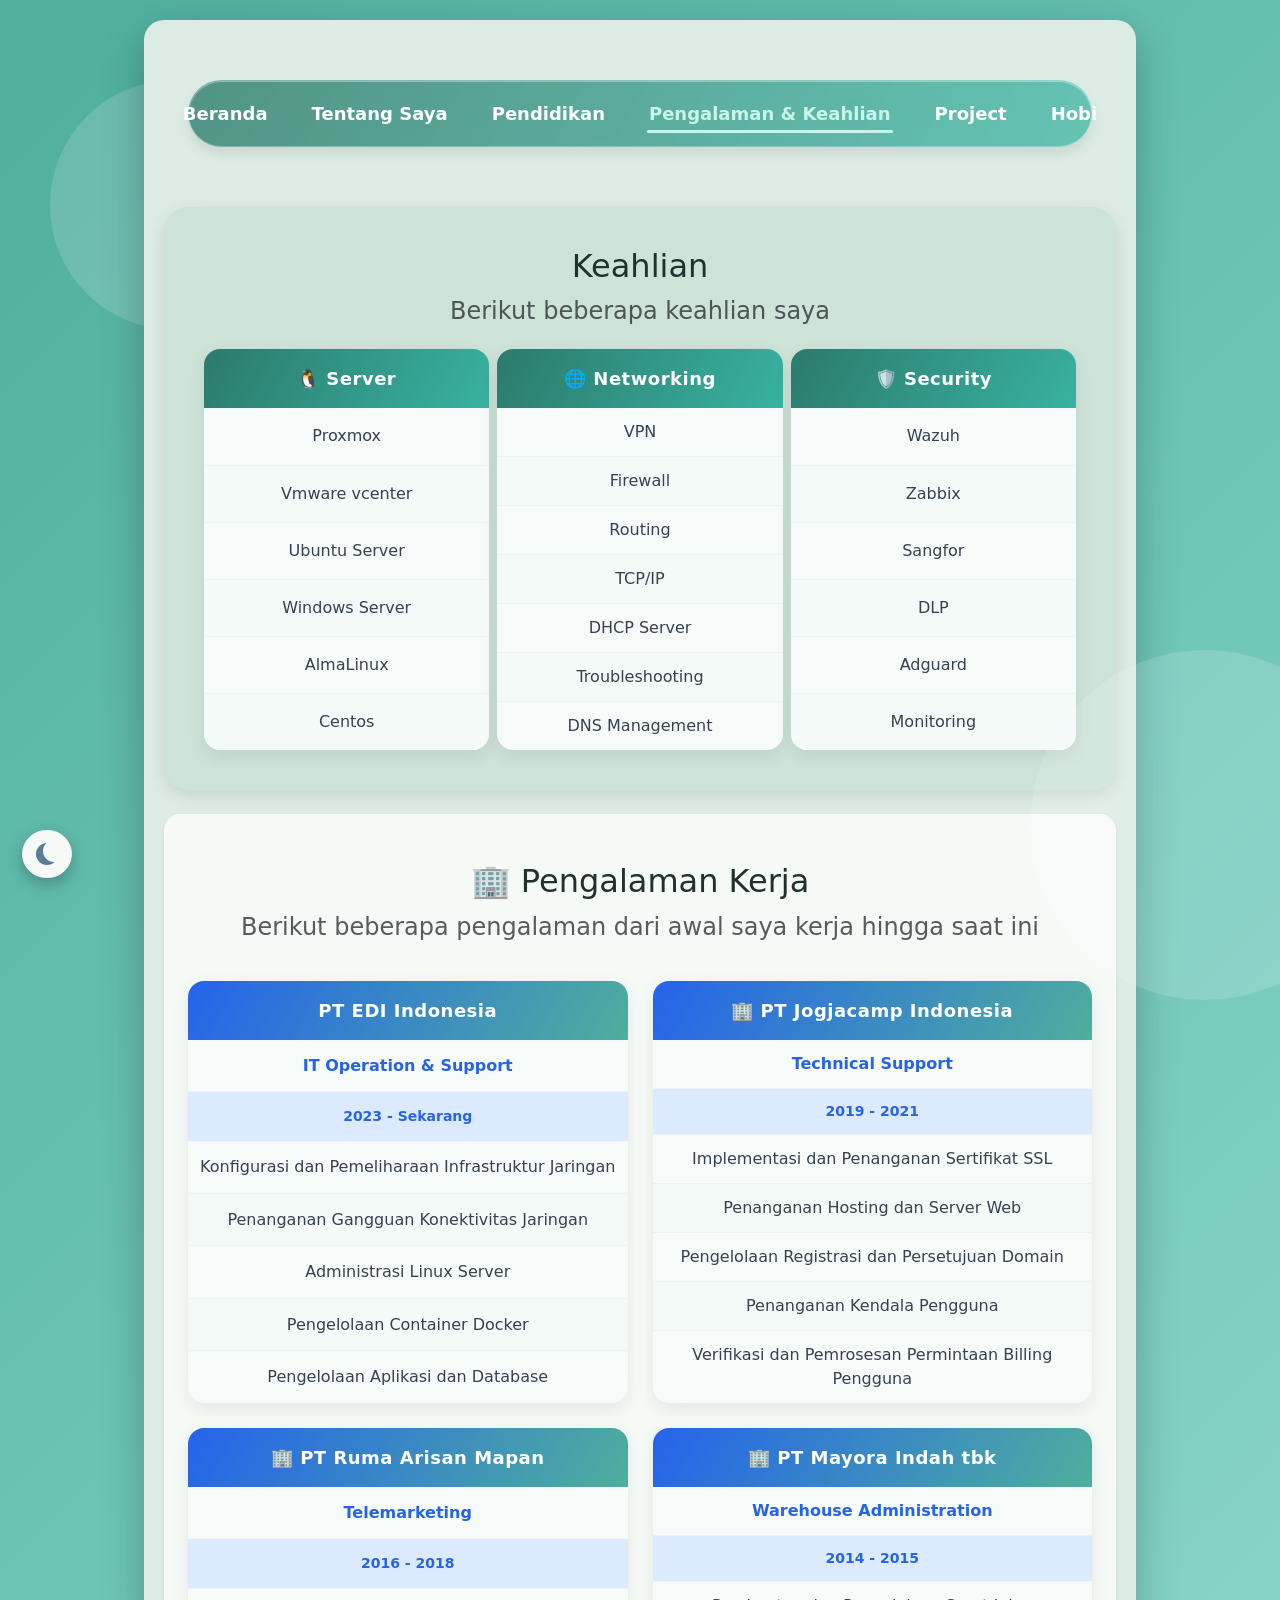
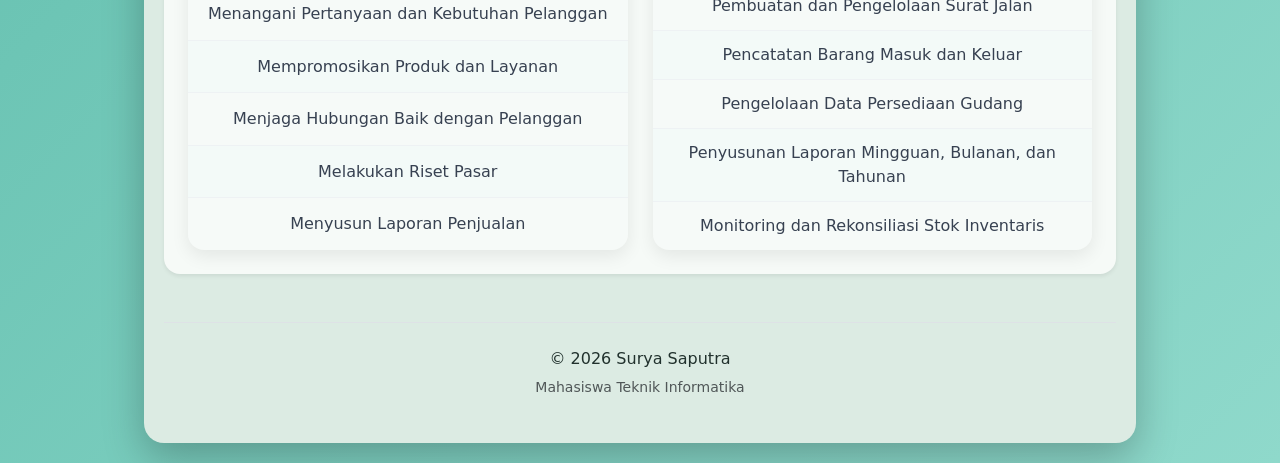
<file: skill.html>
<!DOCTYPE html>
<html lang="id">


    <head>
        <meta charset="UTF-8">
        <meta name="viewport" content="width=device-width, initial-scale=1.0">
        <title>Pengalaman &amp; Keahlian — Surya Saputra</title>
        <meta name="description" content="Keahlian server, networking, dan security serta riwayat kerja Surya Saputra di PT EDI Indonesia, Jogjacamp, dan lainnya.">
        <link rel="icon" type="image/gif" href="asset/favicon/favicon.gif">
        <link rel="stylesheet" href="style.css">
        <link rel="preconnect" href="https://fonts.googleapis.com">
        <link href="https://cdn.jsdelivr.net/npm/bootstrap@5.3.8/dist/css/bootstrap.min.css" rel="stylesheet">
        <script src="https://cdn.jsdelivr.net/npm/bootstrap@5.3.8/dist/js/bootstrap.bundle.min.js"></script>
    <script>
        /*Baca tema yang disimpan (light/dark) lebih awal supaya
        tidak berkedip saat halaman dimuat ulang*/
        (function () {
            try {
                var t = localStorage.getItem('tema') ||
                    (matchMedia('(prefers-color-scheme: dark)').matches ? 'dark' : 'light');
                document.documentElement.setAttribute('data-theme', t);
                document.documentElement.setAttribute('data-bs-theme', t);
            } catch (e) { }
        })();
    </script>
        </head>
    <body class="Body-page">
        <div class="wrapper">
            <nav class="navbar d-flex justify-content-center align-items-center gap-4">
                <a href="index.html">Beranda</a>
                <a href="about.html">Tentang Saya</a>
                <a href="pendidikan.html">Pendidikan</a>
                <a href="skill.html">Pengalaman &amp; Keahlian</a>
                <a href="Project.html">Project</a>
                <a href="hobi.html">Hobi</a>

            </nav>
<!-- pada halaman ini saya menggunakan tabel, disini saya menggunakan beberapa tag seperti tabel
 tabel data atau td
 tabel row atau tr
 dan tabel header atau th-->
            
            <div class="content-box">

                <h2 class="text-center">Keahlian</h2>
                    <p class="text-muted text-center fs-4">
                        Berikut beberapa keahlian saya
                    </p>

                <div class="skill-tables d-grid  gap-2">

                    <table class="skill-table">

                        <thead>
                            <tr>
                                <th>🐧 Server</th>
                            </tr>
                        </thead>

                        <tbody>
                            <tr><td>Proxmox</td></tr>
                            <tr><td>Vmware vcenter</td></tr>
                            <tr><td>Ubuntu Server</td></tr>
                            <tr><td>Windows Server</td></tr>
                            <tr><td>AlmaLinux</td></tr>
                            <tr><td>Centos</td></tr>
                        </tbody>

                    </table>

                    <table class="skill-table">

                        <thead>
                            <tr>
                                <th>🌐 Networking</th>
                            </tr>
                        </thead>

                        <tbody>
                            <tr><td>VPN</td></tr>
                            <tr><td>Firewall</td></tr>
                            <tr><td>Routing</td></tr>
                            <tr><td>TCP/IP</td></tr>
                            <tr><td>DHCP Server</td></tr>
                            <tr><td>Troubleshooting</td></tr>
                            <tr><td>DNS Management</td></tr>
                        </tbody>

                    </table>

                    <table class="skill-table">

                        <thead>
                            <tr>
                                <th>🛡 Security</th>
                            </tr>
                        </thead>

                        <tbody>
                            <tr><td>Wazuh</td></tr>
                            <tr><td>Zabbix</td></tr>
                            <tr><td>Sangfor</td></tr>
                            <tr><td>DLP</td></tr>
                            <tr><td>Adguard</td></tr>
                            <tr><td>Monitoring</td></tr>
                        </tbody>

                    </table>

                </div>

            </div>


        <!-- kartu pengalaman kerja: pakai padding (p-4) dan jarak bawah (mb-4)
             supaya isinya tidak menumpuk ke kotak Keahlian di atasnya -->
        <div class="card border-0 shadow-sm rounded-4 p-4 mt-4 mb-4">

            <h2 class="text-center mt-4">🏢 Pengalaman Kerja</h2>
                    <p class="text-muted text-center fs-4">
                        Berikut beberapa pengalaman dari awal saya kerja hingga saat ini 
                    </p>

            <div class="experience-tables">

                <table class="experience-table">

                    <thead>
                        <tr>
                            <th>PT EDI Indonesia</th>
                        </tr>
                    </thead>

                    <tbody>

                        <tr><td><strong>IT Operation & Support</strong></td></tr>
                        <tr><td>2023 - Sekarang</td></tr>
                        <tr><td>Konfigurasi dan Pemeliharaan Infrastruktur Jaringan</td></tr>
                        <tr><td>Penanganan Gangguan Konektivitas Jaringan</td></tr>
                        <tr><td>Administrasi Linux Server</td></tr>
                        <tr><td>Pengelolaan Container Docker</td></tr>
                        <tr><td>Pengelolaan Aplikasi dan Database</td></tr>

                    </tbody>

                </table>

                <table class="experience-table">

                    <thead>
                        <tr>
                            <th>🏢 PT Jogjacamp Indonesia</th>
                        </tr>
                    </thead>

                    <tbody>

                        <tr><td><strong>Technical Support</strong></td></tr>
                        <tr><td>2019 - 2021</td></tr>
                        <tr><td>Implementasi dan Penanganan Sertifikat SSL</td></tr>
                        <tr><td>Penanganan Hosting dan Server Web</td></tr>
                        <tr><td>Pengelolaan Registrasi dan Persetujuan Domain</td></tr>
                        <tr><td>Penanganan Kendala Pengguna</td></tr>
                         <tr><td>Verifikasi dan Pemrosesan Permintaan Billing Pengguna</td></tr>                       

                    </tbody>

                </table>

                <table class="experience-table">

                    <thead>
                        <tr><th>🏢 PT Ruma Arisan Mapan</th> </tr>
                    </thead>

                    <tbody>

                        <tr><td><strong>Telemarketing</strong></td></tr>
                        <tr><td>2016 - 2018</td></tr>
                        <tr><td>Menangani Pertanyaan dan Kebutuhan Pelanggan</td></tr>
                        <tr><td>Mempromosikan Produk dan Layanan</td></tr>
                        <tr><td>Menjaga Hubungan Baik dengan Pelanggan</td></tr>
                        <tr><td>Melakukan Riset Pasar</td></tr>
                        <tr><td>Menyusun Laporan Penjualan</td></tr>

                    </tbody>

                </table>

                <table class="experience-table">

                    <thead>
                        <tr><th>🏢 PT Mayora Indah tbk</th> </tr>
                    </thead>

                    <tbody>

                        <tr><td><strong>Warehouse Administration</strong></td></tr>
                        <tr><td>2014 - 2015</td></tr>
                        <tr><td>Pembuatan dan Pengelolaan Surat Jalan</td></tr>
                        <tr><td>Pencatatan Barang Masuk dan Keluar</td></tr>
                        <tr><td>Pengelolaan Data Persediaan Gudang</td></tr>
                        <tr><td>Penyusunan Laporan Mingguan, Bulanan, dan Tahunan</td></tr>
                        <tr><td>Monitoring dan Rekonsiliasi Stok Inventaris</td></tr>

                    </tbody>
                </table>
            </div>

        </div>

            <footer class="text-center py-4 mt-5 border-top">
                <p class="mb-1">© 2026 Surya Saputra</p>
                <small class="text-muted"> Mahasiswa Teknik Informatika</small>
            </footer>
        </div>
        <script src="main.js"></script>
    </body>



</html>
</file>
<file: style.css>
/* =========================
   Variabel Warna Tema (Light / Dark Mode)
   Kelas [data-theme="dark"] dipasang oleh main.js lewat
   tombol toggle, semua warna di bawah ikut berubah
   ========================= */
:root{
    --bg-gradient: linear-gradient(135deg, #4fae9c 0%, #6dc5b5 50%, #8fd9cb 100%);
    --bubble-overlay: rgba(255,255,255,0.15);
    --wrapper-bg: #dcebe3;
    --text: #21312d;
    --content-box-bg: #cde3d8;
    --card-bg: #f6faf7;
    --menu-bg: linear-gradient(180deg, #f8fbf9 0%, #ecf5ef 100%);
    --heading-flow: linear-gradient(90deg, #4fae9c, #74b5a8, #8fb6cd, #9da3c4, #c0a0b4, #4fae9c);
    --nav-accent: #c8f5e9;
    --muted: #6b7a76;
    --table-bg: #f6faf8;
    --table-row-alt: #f3faf8;
    --table-row-hover: #dff5ef;
    --table-cell-text: #374151;
    --table-border: #eef2f4;
    --primary: #2c7a6b;
    --accent: #38b2a2;
    --blue: #2563eb;
    --blue-soft-bg: #dbeafe;
    --blue-soft-text: #1e40af;
    --timeline-line: #0d6efd;
    --toggle-bg: #dff5ef;
    --toggle-text: #1d6b5c;
    --shadow: rgba(0,0,0,0.1);
}

[data-theme="dark"]{
    --bg-gradient: linear-gradient(135deg, #0c1f1b 0%, #11302a 50%, #16473e 100%);
    --bubble-overlay: rgba(255,255,255,0.05);
    --wrapper-bg: #13202a;
    --text: #e4efea;
    --content-box-bg: #1a2f38;
    --card-bg: #22343e;
    --menu-bg: linear-gradient(180deg, #22343e 0%, #1c2e37 100%);
    --heading-flow: linear-gradient(90deg, #7fe0cd, #9ecbe8, #b8a9e0, #7fe0cd);
    --nav-accent: #a9f2e2;
    --muted: #a4b5b0;
    --table-bg: #22343e;
    --table-row-alt: #1f313a;
    --table-row-hover: #2c4a56;
    --table-cell-text: #d8e6e1;
    --table-border: #2c414c;
    --primary: #38b2a2;
    --accent: #4fd1c0;
    --blue: #6ea2ff;
    --blue-soft-bg: #27384f;
    --blue-soft-text: #bcd3f7;
    --timeline-line: #6ea2ff;
    --toggle-bg: #2c4a56;
    --toggle-text: #a9f2e2;
    --shadow: rgba(0,0,0,0.45);
}

/* =========================
   Background Utama Halaman
   ========================= */
.Body {
    min-height: 100vh;
    display: flex;
    justify-content: center;
    align-items: center;
    background: var(--bg-gradient);
    padding: 20px;
}
/* Efek Lingkaran Dekoratif Background */
body::before {
    content: "";
    position: fixed;
    width: 250px;
    height: 250px;
    border-radius: 50%;
    background: var(--bubble-overlay);
    top: 80px;
    left: 50px;
}

body::after {
    content: "";
    position: fixed;
    width: 350px;
    height: 350px;
    border-radius: 50%;
    background: var(--bubble-overlay);
    bottom: -100px;
    right: -100px;
}

.Body-page {
    display: flex;
    justify-content: center;
    align-items: center;
    background: var(--bg-gradient);
    padding: 20px;
}

.Body-page::before {
    content: "";
    position: fixed;
    width: 250px;
    height: 250px;
    border-radius: 50%;
    background: var(--bubble-overlay);
    top: 80px;
    left: 50px;
}

.Body-page::after {
    content: "";
    position: fixed;
    width: 350px;
    height: 350px;
    border-radius: 50%;
    background: var(--bubble-overlay);
    bottom: -100px;
    right: -100px;
}

/* =========================
   Container Utama CV
   ========================= */

.wrapper{
    position: relative;
    /* visible (bukan hidden) supaya .navbar bisa sticky;
       potongan gelembung background dialihkan ke .bg-animation */
    overflow: visible;
    background-color: var(--wrapper-bg);
    color: var(--text);
    width: 80%;
    max-width: 1200px;
    margin: 0 auto;
    padding: 20px;
    border-radius: 20px;
    box-shadow: 0 15px 40px rgba(0,0,0,0.25);
    transition: background-color .4s ease, color .4s ease;
}
/* bar navigasi */

/* selector nav.navbar supaya menang melawan .navbar milik Bootstrap
   (bootstrap.css dimuat setelah style.css di <head>) */
nav.navbar {
    /* lock: navbar ikut melayang di atas saat halaman discroll */
    position: sticky;
    top: 12px;
    z-index: 999;
    width:95%;
    max-width:1200px;
    border-radius: 50px;
    margin:40px auto 60px;
    background: linear-gradient(120deg,
        rgba(44, 122, 107, .78), rgba(56, 178, 162, .72), rgba(37, 99, 235, .78));
    background-size: 200% 100%;
    animation: navbar-shift 8s ease-in-out infinite alternate;
    padding: 15px 30px;
    font-weight: bold;
    font-size:18px; 
    box-shadow:0 7px 12px rgba(0,0,0,.08), inset 0 1px 0 rgba(255,255,255,.35);
    /* efek kaca: warna dibuat transparan supaya blur di bawahnya terlihat */
    backdrop-filter: blur(8px) saturate(150%);
    -webkit-backdrop-filter: blur(8px) saturate(150%);
    border: 1px solid rgba(255,255,255,.28);
    transition: box-shadow .3s ease, transform .3s ease;
}

.navbar:hover{
    box-shadow:0 10px 24px rgba(0,0,0,.18);
    transform: translateY(-2px);
}

/* gradient navbar bergerak pelan */
@keyframes navbar-shift{
    from{
        background-position: 0% 0;
    }
    to{
        background-position: 100% 0;
    }
}

.navbar a{
    position: relative;
    text-decoration: none;
    color: white;
    font-weight: bold;
    margin: 0 12px;
    padding: 4px 2px;
    white-space: nowrap;
    transition: color .25s ease, transform .25s ease;
}

/* garis bawah muncul bergerak dari tengah saat hover */
.navbar a::after{
    content: '';
    position: absolute;
    left: 50%;
    bottom: -2px;
    width: 0;
    height: 3px;
    background: var(--nav-accent);
    border-radius: 3px;
    transition: width .3s ease, left .3s ease;
}

.navbar a:hover{
    color: var(--nav-accent);
    transform: translateY(-2px);
}

.navbar a:hover::after{
    width: 100%;
    left: 0;
}

/* link navigasi dibungkus JS (.nav-links) agar gampang di-collapse di HP */
.nav-links{
    display: flex;
    align-items: center;
    gap: 1rem;
    flex-wrap: nowrap;   /* desktop: semua link rata satu baris */
    justify-content: center;
    min-width: 0;        /* boleh menyusut supaya tidak meluber dari pill */
}

/* tombol hamburger, hanya tampil di layar kecil */
.nav-toggle{
    display: none;
    flex-direction: column;
    justify-content: center;
    gap: 5px;
    width: 44px;
    height: 44px;
    padding: 10px;
    background: transparent;
    border: none;
    cursor: pointer;
}

.nav-toggle span{
    display: block;
    height: 3px;
    width: 100%;
    background: white;
    border-radius: 3px;
    transition: .3s;
}

/* efek tombol hamburger jadi tanda X saat menu terbuka */
.navbar.nav-open .nav-toggle span:nth-child(1){
    transform: translateY(8px) rotate(45deg);
}
.navbar.nav-open .nav-toggle span:nth-child(2){
    opacity: 0;
}
.navbar.nav-open .nav-toggle span:nth-child(3){
    transform: translateY(-8px) rotate(-45deg);
}

/* link halaman yang sedang aktif */
.navbar a.nav-active{
    color: var(--nav-accent);
    text-decoration: none;
}

.navbar a.nav-active::after{
    width: 100%;
    left: 0;
}

/* Efek Animasi Background */

.bg-animation span{
    position: absolute;
    border-radius: 50%;
    background: var(--bubble-overlay);
    /* blur supaya tepi lembut seperti bokeh, bukan koin tegas */
    filter: blur(10px);
    animation: float 8s ease-in-out infinite;
}

.bg-animation span:nth-child(1){
    width: 150px;
    height: 150px;
    top: 20px;
    left: 20px;
}

.bg-animation span:nth-child(2){
    width: 250px;
    height: 250px;
    bottom: -50px;
    right: -50px;
    animation-delay: 2s;
}

.bg-animation span:nth-child(3){
    width: 100px;
    height: 100px;
    top: 50%;
    right: 15%;
    animation-delay: 4s;
}

@keyframes float{
    0%,100%{
        transform: translateY(0);
    }
    50%{
        transform: translateY(-25px);
    }
}

/* gerakan drift miring untuk satu gelembung supaya tidak monoton */
@keyframes drift{
    0%,100%{
        transform: translate(0, 0) scale(1);
    }
    50%{
        transform: translate(26px, -18px) scale(1.08);
    }
}

.bg-animation span:nth-child(2){
    animation-name: drift;
    animation-duration: 11s;
}

.bg-animation{
    position: absolute;
    inset: 0;
    z-index: 0;
    pointer-events: none;
    /* bulatkan + clip di sini menggantikan overflow:hidden wrapper
       supaya gelembung tetap terpotong rapi di sudut kartu */
    border-radius: inherit;
    overflow: hidden;
}

/* =========================
   Cincin Gradient Foto Profil (dibuat oleh main.js)
   ========================= */
.wrapper > .container{
    position: relative;
    z-index: 1;
    /* beri ruang dari tepi atas wrapper supaya foto tidak mepet */
    margin-top: 45px;
}

.wrapper > .container::before{
    content: '';
    position: absolute;
    top: -18px;
    left: 50%;
    width: 240px;
    height: 240px;
    margin-left: -120px;
    border-radius: 50%;
    /* halo simetris lembut di belakang foto (radial, bukan conic) */
    background: radial-gradient(circle at 50% 45%,
        rgba(79, 174, 156, .5),
        rgba(37, 99, 235, .2) 60%,
        transparent 72%);
    filter: blur(16px);
    z-index: -1;
    pointer-events: none;
}

/* cincin berputar mengelilingi foto: foto 200px di puncak container,
   cincin 232px harus menonjol rata di semua sisi => top (200-232)/2 = -16px */
.avatar-ring{
    position: absolute;
    top: -16px;
    left: 50%;
    width: 232px;
    height: 232px;
    margin-left: -116px;
    border-radius: 50%;
    background: conic-gradient(from 0deg,
        #4fae9c, #6dc5b5, #2563eb, #9da3c4, #c0a0b4, #4fae9c);
    -webkit-mask: radial-gradient(farthest-side,
        transparent calc(100% - 5px), #000 calc(100% - 4px));
    mask: radial-gradient(farthest-side,
        transparent calc(100% - 5px), #000 calc(100% - 4px));
    animation: spin-ring 6s linear infinite;
    pointer-events: none;
    z-index: 2;
}

@keyframes spin-ring{
    to{
        transform: rotate(360deg);
    }
}

/* foto profil angkat pelan saat hover */
.wrapper > .container img{
    transition: transform .5s cubic-bezier(.22,.68,.34,1.1),
                box-shadow .5s ease;
    box-shadow: 0 10px 30px rgba(0,0,0,.2);
}

.wrapper > .container:hover img{
    transform: translateY(-6px) scale(1.03);
    box-shadow: 0 22px 45px rgba(37, 99, 235, .35);
}

/* =========================
   Menu Card
   ========================= */

.menu {
    transition: all 0.3s ease;
}

.menu:hover {
    transform: translateY(-5px);
    box-shadow: 0 8px 15px rgba(0,0,0,0.3);
}

/* =========================
   Social Media Section
   ========================= */
.sosmed {
    margin-top: 25px;
    display: flex;
    justify-content: center;
    gap: 20px;
}

.sosmed img {
    width: 32px;
    height: 32px;
    padding: 6px;
    background: var(--toggle-bg);
    border-radius: 50%;
    transition: 0.3s;
}

.sosmed img:hover {
    transform: scale(1.25) translateY(-4px);
    background: #2c7a6b;
    box-shadow: 0 8px 16px rgba(44, 122, 107, .35);
}

.menu-container{
    display: grid;
    grid-template-columns:repeat(5, 1fr); /* 5 kotak sejajar satu baris */
    justify-content: center;
    gap: 20px;
}

.menu-link{
    text-decoration: none;
    color: inherit;
    display: flex;        /* kartu anak bisa meregang setinggi baris grid */
}
.content {
    margin-top: 25px;
}

/* judul sambutan: warna gradient mengalir berulang terus (tone pastel lembut) */
.content h1,
.content h2{
    background: var(--heading-flow);
    background-size: 300% 100%;
    -webkit-background-clip: text;
    background-clip: text;
    -webkit-text-fill-color: transparent;
    color: var(--primary); /* cadangan kalau tidak mendukung background-clip */
    animation: heading-flow 5s linear infinite;
}

.content h2{
    animation-duration: 7s; /* sedikit lebih lambat supaya tidak seragam */
}

/* peran yang diketik-hapus: lebar minimum supaya h2 tidak bergoyang */
.role-text{
    display: inline-block;
    min-width: 190px;
    text-align: left;
}

@keyframes heading-flow{
    from{
        background-position: 0% 50%;
    }
    to{
        background-position: 300% 50%;
    }
}
.menu{
    position: relative;
    overflow: hidden;
    margin-top: 75px;
    width: 100%;          /* mengisi kolom grid agar 5 kartu muat satu baris */
    height: calc(100% - 75px); /* semua kartu tingginya sama persis */
    box-sizing: border-box;
    display: flex;
    flex-direction: column;
    background: var(--menu-bg);
    border: 1px solid rgba(44, 122, 107, .10);
    border-radius: 20px;
    padding: 30px 20px 22px;
    text-align: center;
    box-shadow: 0 8px 20px rgba(0,0,0,.08);
    transition: transform .35s cubic-bezier(.22,.68,.34,1.1),
                box-shadow .35s ease, border-color .35s ease;
    will-change: transform;
}

.menu:hover{
    transform: translateY(-12px) scale(1.03);
    border-color: rgba(44, 122, 107, .35);
    box-shadow: 0 24px 50px rgba(44, 122, 107, .28),
                0 4px 12px rgba(0,0,0,.06);
}

/* kilat menyapu melewati kartu saat hover */
.menu::after{
    content: '';
    position: absolute;
    top: -20%;
    left: -60%;
    width: 40%;
    height: 140%;
    background: linear-gradient(105deg, transparent, rgba(255,255,255,.8), transparent);
    transform: skewX(-18deg);
    opacity: 0;
    pointer-events: none;
}

.menu:hover::after{
    animation: glare-sweep .8s ease;
}

@keyframes glare-sweep{
    0%{
        left: -60%;
        opacity: 0;
    }
    15%{
        opacity: 1;
    }
    100%{
        left: 130%;
        opacity: 0;
    }
}

/* garis aksen muncul dari tengah di atas kartu menu saat hover */
.menu::before{
    content: '';
    position: absolute;
    top: 0;
    left: 50%;
    transform: translateX(-50%);
    width: 0;
    height: 6px;
    background: linear-gradient(90deg, #2c7a6b, #38b2a2, #2563eb);
    border-radius: 0 0 8px 8px;
    transition: width .35s ease;
}

.menu:hover::before{
    width: 100%;
}

.menu h3{
    font-size: 18px;
    margin-bottom: 10px;
    transition: color .3s ease;
}

/* judul jadi gradient text saat hover */
.menu:hover h3{
    background: linear-gradient(90deg, var(--primary), var(--blue));
    -webkit-background-clip: text;
    background-clip: text;
    -webkit-text-fill-color: transparent;
    color: var(--primary);
}

.menu p{
    font-size: 13.5px;
    color: var(--muted);
    line-height: 1.55;
    margin-bottom: 14px;
    flex: 1;              /* mendorong tombol "Buka" ke bawah supaya sejajar */
}

/* tombol "Buka" muncul saat hover */
.menu-cta{
    display: inline-flex;
    align-items: center;
    gap: 6px;
    font-size: 13px;
    font-weight: 700;
    color: var(--primary);
    opacity: 0;
    transform: translateY(8px);
    transition: opacity .3s ease .05s, transform .3s ease .05s;
}

.menu-cta .cta-arrow{
    transition: transform .3s ease;
}

.menu:hover .menu-cta{
    opacity: 1;
    transform: translateY(0);
}

.menu:hover .menu-cta .cta-arrow{
    transform: translateX(5px);
}

.icon{
    width: 80px;
    height: 80px;
    margin: 0 auto 20px;
    background: var(--toggle-bg);
    border: 3px solid white;
    outline: 1px solid rgba(44, 122, 107, .18);
    border-radius: 50%;
    transition: transform .35s ease, box-shadow .35s ease, outline-color .35s ease;

    display: flex;
    align-items: center;
    justify-content: center;
}

.menu:hover .icon{
    transform: scale(1.12) rotate(-6deg);
    box-shadow: 0 10px 22px rgba(44, 122, 107, .35);
    outline-color: rgba(44, 122, 107, .45);
}

.icon img{
    width: 72px;
    height: 72px;
    border-radius: 50%;
}

.tentang-list {
    display:grid;
    grid-template-columns:repeat(2,1fr);
    gap:8px 20px;
    padding-left:0;
    list-style:none;
}

/* baris daftar kesukaan: centang teal + latar lembut, hover tipis saja */
.tentang-list li{
    display:flex;
    align-items:flex-start;
    gap:10px;
    padding:9px 14px;
    background:var(--table-row-alt);
    border-radius:10px;
    font-weight:500;
    transition:background .25s ease, color .25s ease, transform .25s ease;
}

.tentang-list li::before{
    content:'\2713'; /* centang */
    flex:none;
    width:20px;
    height:20px;
    margin-top:1px;
    border-radius:50%;
    background:linear-gradient(120deg, #2c7a6b, #38b2a2);
    color:white;
    font-size:12px;
    font-weight:700;
    display:flex;
    align-items:center;
    justify-content:center;
}

.tentang-list li:hover{
    background:var(--table-row-hover);
    color:var(--primary);
    transform:translateX(3px);
}

/* =========================
   Tabel Informasi Pribadi (halaman about)
   Gaya "chip": tiap baris jadi pil terpisah dengan label
   gradient di kiri dan nilai di kanan
   ========================= */
.info-table{
    width:100%;
    border-collapse:separate;
    border-spacing:0 10px;
}

.info-table th,
.info-table td{
    padding:14px 18px;
    vertical-align:middle;
    border:none;
    transition:background .25s ease, color .25s ease, transform .25s ease;
}

.info-table th{
    width:40%;
    background:linear-gradient(120deg, #2c7a6b, #38b2a2);
    color:white;
    font-weight:700;
    font-size:14px;
    letter-spacing:.4px;
    border-radius:14px 0 0 14px;
    box-shadow:inset 0 1px 0 rgba(255,255,255,.25);
}

.info-table td{
    background:var(--table-row-alt);
    color:var(--text);
    font-weight:600;
    border-radius:0 14px 14px 0;
    border-left:3px solid rgba(44,122,107,.35);
}

/* baris menyala + sedikit maju saat hover */
.info-table tr:hover th{
    background:linear-gradient(120deg, #2563eb, #4fae9c);
}

.info-table tr:hover td{
    background:var(--table-row-hover);
    color:var(--primary);
    transform:translateX(4px);
}

/* =========================
   Daftar Kontak (halaman about)
   Chip horizontal: ikon dalam lingkaran gradient + label + nilai,
   menyatu dengan gaya info-table di sebelahnya
   ========================= */
.contact-list{
    display:flex;
    flex-direction:column;
    gap:12px;
}

.contact-item{
    display:flex;
    align-items:center;
    gap:14px;
    padding:12px 16px;
    background:var(--table-row-alt);
    border:1px solid rgba(44,122,107,.12);
    border-left:3px solid rgba(44,122,107,.35);
    border-radius:14px;
    transition:transform .25s ease, box-shadow .25s ease,
                background .25s ease, border-color .25s ease;
}

.contact-item:hover{
    transform:translateX(6px);
    background:var(--table-row-hover);
    border-color:rgba(44,122,107,.35);
    box-shadow:0 8px 20px rgba(44,122,107,.18);
}

/* lingkaran ikon dengan gradient yang sama dengan label info-table */
.contact-icon{
    flex:none;
    width:44px;
    height:44px;
    border-radius:50%;
    background:linear-gradient(120deg, #2c7a6b, #38b2a2);
    display:flex;
    align-items:center;
    justify-content:center;
    box-shadow:inset 0 1px 0 rgba(255,255,255,.25),
                0 4px 10px rgba(44,122,107,.25);
    transition:transform .3s ease;
}

.contact-item:hover .contact-icon{
    transform:scale(1.1) rotate(-6deg);
}

.contact-icon img{
    width:22px;
    height:22px;
}

.contact-label{
    display:block;
    font-size:11.5px;
    font-weight:700;
    letter-spacing:.8px;
    text-transform:uppercase;
    color:var(--muted);
    margin-bottom:2px;
}

.contact-value{
    display:block;
    font-weight:600;
    color:var(--text);
    transition:color .25s ease;
}

.contact-item:hover .contact-value{
    color:var(--primary);
}

/* =========================
   Skill Table
   ========================= */

.skill-tables{
    grid-template-columns:repeat(3,1fr);
    margin-top:20px;
}

.skill-table{
    width:100%;
    border-collapse:separate;
    border-spacing:0;
    background:var(--table-bg);
    border-radius:16px;
    overflow:hidden;
    box-shadow:0 6px 18px rgba(0,0,0,.08);
    transition: box-shadow .35s ease, transform .35s ease;
}

.skill-table:hover{
    transform: translateY(-4px);
    box-shadow:0 14px 32px rgba(44, 122, 107, .22);
}

.skill-table th{
    background: linear-gradient(120deg, #2c7a6b, #38b2a2);
    color:white;
    padding:16px;
    text-align:center;
    font-size:18px;
    letter-spacing:.5px;
}

.skill-table td{
    border-bottom:1px solid var(--table-border);
    padding:12px;
    text-align:center;
    color:var(--table-cell-text);
    position:relative;
    transition: background .25s ease, color .25s ease, padding-left .25s ease;
}

.skill-table tr:last-child td{
    border-bottom:none;
}

/* baris bergantian + efek geser saat hover */
.skill-table tbody tr:nth-child(even) td{
    background:var(--table-row-alt);
}

.skill-table tbody tr:hover td{
    background:var(--table-row-hover);
    color:var(--primary);
    font-weight:600;
}

@media(max-width:768px){

    .skill-tables{
        grid-template-columns:1fr;
    }

}
/* =========================
   Experience table
   ========================= */

.experience-tables{
    display:grid;
    grid-template-columns:repeat(2,1fr);
    gap:25px;
    margin-top:20px;
}

.experience-table{
    width:100%;
    border-collapse:separate;
    border-spacing:0;
    background:var(--table-bg);
    border-radius:16px;
    overflow:hidden;
    box-shadow:0 6px 18px rgba(0,0,0,.08);
    transition: box-shadow .35s ease, transform .35s ease;
}

.experience-table:hover{
    transform: translateY(-4px);
    box-shadow:0 14px 32px rgba(37, 99, 235, .22);
}

.experience-table th{
    background: linear-gradient(120deg, var(--blue), #4fae9c);
    color:white;
    padding:16px;
    text-align:center;
    font-size:18px;
    letter-spacing:.5px;
}

.experience-table td{
    border-bottom:1px solid var(--table-border);
    padding:12px;
    text-align:center;
    color:var(--table-cell-text);
    transition: background .25s ease, color .25s ease;
}

.experience-table tr:last-child td{
    border-bottom:none;
}

/* baris jabatan (yang ada <strong>) ditonjolkan */
.experience-table td strong{
    color:var(--blue);
}

.experience-table tbody tr:nth-child(even) td{
    background:var(--table-row-alt);
}

/* baris tahun diberi gaya seperti badge kecil */
.experience-table tbody tr:nth-child(2) td{
    background:var(--blue-soft-bg);
    color:var(--blue);
    font-weight:600;
    font-size:14px;
}

.experience-table tbody tr:hover td{
    background:var(--blue-soft-bg);
    color:var(--blue-soft-text);
}

@media(max-width:768px){

    .experience-tables{
        grid-template-columns:1fr;
    }

}
.content-box{
    background:var(--content-box-bg);
    margin-top:40px;
    padding:40px;
    border-radius:25px;
    box-shadow:0 5px 15px var(--shadow);
    transition: background-color .4s ease;
}

/* kartu bootstrap (about, hobi, pengalaman) ikut warna tema */
.wrapper .card,
.wrapper .card-header{
    background-color: var(--card-bg);
    color: var(--text);
    border-color: var(--table-border);
}

.hobby-card{
    border:none;
    border-radius:20px;
    overflow:hidden;
    transition:0.4s;
    box-shadow:0 4px 15px rgba(0,0,0,0.1);
}

.hobby-card:hover{
    transform:translateY(-10px);
    box-shadow:0 10px 25px rgba(0,0,0,0.2);
}

.hobby-img{
    height:220px;
    object-fit:cover;
}

.hobby-card h4{
    font-weight:bold;
    margin-bottom:10px;
}

.hobby-card p{
    color:var(--muted);
    line-height:1.6;
}

/* =========================
   Project Card (gambar + collapsible detail)
   ========================= */

.project-list{
    display:flex;
    flex-direction:column;
    gap:25px;
    margin-top:20px;
}

.project-card{
    position: relative;
    overflow: hidden;
    display:flex;
    align-items:stretch;
    cursor: pointer;
    background: var(--card-bg);
    border-radius: 20px;
    box-shadow: 0 8px 20px rgba(0,0,0,.08);
    transition: transform .35s ease, box-shadow .35s ease;
}

.project-card:hover{
    transform: translateY(-8px);
    box-shadow: 0 22px 45px rgba(44, 122, 107, .25);
}

/* garis aksen gradient di sisi kiri, membesar saat hover */
.project-card::before{
    content: '';
    position: absolute;
    top: 50%;
    left: 0;
    transform: translateY(-50%);
    width: 6px;
    height: 0;
    background: linear-gradient(180deg, #2c7a6b, #38b2a2, #2563eb);
    border-radius: 0 8px 8px 0;
    transition: height .35s ease;
    z-index: 2;
}

.project-card:hover::before{
    height: 100%;
}

/* bagian gambar di kiri */
.project-media{
    flex: 0 0 320px;
    overflow: hidden;
}

.project-media img{
    width: 100%;
    height: 100%;
    min-height: 220px;
    object-fit: cover;
    display: block;
    transition: transform .5s ease;
}

.project-card:hover .project-media img{
    transform: scale(1.07);
}

/* bagian teks di kanan */
.project-info{
    flex: 1;
    padding: 25px 30px;
}

.project-info h3{
    font-weight: bold;
    font-size: 20px;
    margin-bottom: 10px;
    transition: color .3s ease;
}

.project-card:hover h3{
    color: var(--primary);
}

.project-short{
    color: var(--muted);
    line-height: 1.6;
    font-size: 15px;
    margin-bottom: 14px;
}

/* tombol "Selengkapnya" / "Tutup": tetap pill tapi tidak berubah drastis saat hover,
   karena seluruh kartu sudah bisa diklik untuk membuka modal */
.project-toggle{
    display: inline-flex;
    align-items: center;
    gap: 8px;
    border: none;
    background: var(--toggle-bg);
    color: var(--toggle-text);
    font-weight: 600;
    font-size: 14px;
    padding: 10px 22px;
    border-radius: 50px;
    cursor: pointer;
    transition: .3s;
}

/* panah kecil yang berputar sesuai status */
.project-toggle::after{
    content: '▾';
    font-size: 14px;
    transition: transform .3s ease;
}

.project-toggle[aria-expanded="true"]::after{
    transform: rotate(180deg);
}

.project-toggle:hover,
.project-toggle[aria-expanded="true"]{
    background: var(--toggle-bg);
    color: var(--primary);
    box-shadow: none;
    transform: translateY(-2px);
}

/* area detail hasil expand */
.project-detail{
    margin-top: 16px;
    padding-top: 16px;
    border-top: 2px dashed var(--table-border);
    animation: detail-fade .45s ease;
}

/* =========================
   Pop-up (modal) detail project
   ========================= */
.project-modal{
    background: var(--card-bg);
    color: var(--text);
    border: none;
    border-radius: 20px;
    overflow: hidden;
    box-shadow: 0 25px 60px rgba(0,0,0,.35);
}

/* header gradient senada dengan navbar */
.project-modal .modal-header{
    background: linear-gradient(120deg, #2c7a6b, #38b2a2, #2563eb);
    border-bottom: none;
    padding: 18px 24px;
}

.project-modal .modal-title{
    color: white;
    font-weight: 700;
}

/* tanda X tetap putih di kedua tema karena header selalu gelap */
.project-modal .modal-header .btn-close{
    filter: invert(1) grayscale(100) brightness(2);
    opacity: .85;
    transition: opacity .25s ease, transform .25s ease;
}

.project-modal .modal-header .btn-close:hover{
    opacity: 1;
    transform: rotate(90deg);
}

.project-modal .modal-body{
    padding: 24px;
}

/* carousel gambar di dalam modal: tinggi fleksibel mengikuti lebar layar */
.project-carousel{
    border-radius: 14px;
    overflow: hidden;
    margin-bottom: 16px;
    box-shadow: 0 8px 20px rgba(0,0,0,.15);
}

.project-carousel .carousel-item img{
    width: 100%;
    height: clamp(220px, 40vh, 380px);
    object-fit: cover;
    display: block;
}

/* tombol panah prev/next dengan latar gelap transparan agar terlihat di semua tema */
.project-carousel .carousel-control-prev,
.project-carousel .carousel-control-next{
    width: 12%;
    opacity: .75;
}

.project-carousel .carousel-control-prev{
    background: linear-gradient(90deg, rgba(0,0,0,.45), rgba(0,0,0,0));
}

.project-carousel .carousel-control-next{
    background: linear-gradient(-90deg, rgba(0,0,0,.45), rgba(0,0,0,0));
}

.project-carousel .carousel-control-prev:hover,
.project-carousel .carousel-control-next:hover{
    opacity: 1;
}

/* titik indikator (dot) di bawah gambar */
.project-carousel .carousel-indicators{
    margin-bottom: 10px;
}

.project-carousel .carousel-indicators button{
    width: 26px;
    height: 4px;
    border-radius: 4px;
    background-color: rgba(255,255,255,.6);
    border: none;
}

.project-carousel .carousel-indicators button.active{
    background-color: #fff;
}

.project-modal .modal-body p{
    color: var(--muted);
    line-height: 1.7;
    font-size: 14.5px;
    margin-bottom: 14px;
}

.project-modal .modal-footer{
    border-top: 1px solid var(--table-border);
    padding: 14px 24px;
}

/* tombol Tutup: ganti panah collapse jadi silang kecil */
.project-modal .modal-footer .project-toggle::after{
    content: '\2715';
    font-size: 10px;
}

.project-modal .project-tags span{
    background: var(--blue-soft-bg);
    color: var(--blue);
}

.project-modal .project-tags span:hover{
    background: #2563eb;
    color: white;
}

.project-detail h5{
    font-weight: bold;
    color: var(--primary);
    font-size: 15px;
    margin-bottom: 8px;
}

.project-detail p{
    color: var(--muted);
    line-height: 1.65;
    font-size: 14.5px;
    margin-bottom: 12px;
}

@keyframes detail-fade{
    from{
        opacity: 0;
        transform: translateY(-8px);
    }
    to{
        opacity: 1;
        transform: translateY(0);
    }
}

.project-tags{
    display: flex;
    flex-wrap: wrap;
    gap: 8px;
}

.project-tags span{
    background: var(--blue-soft-bg);
    color: var(--blue);
    font-size: 12px;
    font-weight: 600;
    padding: 5px 12px;
    border-radius: 50px;
    transition: .25s;
}

.project-card:hover .project-tags span{
    /* warna tetap gelap supaya teks putih tetap terbaca di kedua tema */
    background: #2563eb;
    color: white;
}

@media(max-width:767.98px){

    .project-card{
        flex-direction: column;
    }

    .project-media{
        flex: none;
        width: 100%;
        max-height: 200px;
    }

    .project-media img{
        min-height: 160px;
        max-height: 200px;
    }

    .project-info{
        padding: 20px;
    }

    /* gambar carousel di modal lebih pendek di layar kecil */
    .project-carousel .carousel-item img{
        height: 220px;
    }

}

/* =========================
   Timeline Pendidikan
   ========================= */

.timeline{
    position: relative;
    margin-left: 25px;
}

.timeline::before{
    content: '';
    position: absolute;
    left: 20px;
    top: 0;
    width: 4px;
    height: 100%;
    background: var(--timeline-line);
    border-radius: 20px;
}

.timeline-item{
    position: relative;
    margin-bottom: 40px;
    padding-left: 70px;
}

.timeline-icon{
    position: absolute;
    left: 0;
    top: 0;
    width: 45px;
    height: 45px;
    background: var(--card-bg);
    border-radius: 50%;
    font-size: 20px;
    display: flex;
    align-items: center;
    justify-content: center;
    box-shadow: 0 3px 10px rgba(0,0,0,.15);
    z-index: 2;
    transition: transform .3s ease, box-shadow .3s ease;
}

.timeline-item:hover .timeline-icon{
    transform: scale(1.15);
    box-shadow: 0 6px 16px rgba(13, 110, 253, .35);
}

.timeline-card{
    background: var(--card-bg);
    padding: 25px;
    border-radius: 18px;
    box-shadow: 0 3px 10px rgba(0,0,0,.1);
    transition: .3s;
}

.timeline-card:hover{
    transform: translateX(10px);
    box-shadow: 0 8px 20px rgba(0,0,0,.15);
}

.timeline-card h4{
    font-weight: bold;
}

.timeline-card p{
    color: var(--muted);
    margin-bottom: 0;
}

/* =========================
   CSS untuk list
   ========================= */
.games-list {
    display:grid;
    grid-template-columns:repeat(2,1fr);
    gap:5px 20px;
    padding-left:0;
    list-style:none;
    margin-bottom:0;
}

/* penanda kecil senada untuk daftar game di halaman hobi */
.games-list li{
    display:flex;
    align-items:flex-start;
    gap:8px;
    padding:4px 6px;
    border-radius:8px;
    transition:background .25s ease, color .25s ease;
}

.games-list li::before{
    content:'\2022'; /* titik */
    flex:none;
    color:#38b2a2;
    font-size:18px;
    line-height:1.1;
}

.games-list li:hover{
    background:var(--table-row-hover);
    color:var(--primary);
}

.game-list li{
    font-size:14px;
}

/* =========================
   Animasi JS (dipakai main.js)
   Hanya aktif kalau class .js-anim ada di <html>,
   jadi website tetap normal saat JS dimatikan
   ========================= */
.js-anim .reveal-pending{
    opacity: 0;
    transform: translateY(35px);
}

/* pakai keyframes (bukan transform permanen) supaya efek hover
   berbasis transform di kartu/tabel tetap berfungsi setelah reveal */
.js-anim .revealed{
    opacity: 1;
    animation: reveal-in .6s ease backwards;
}

@keyframes reveal-in{
    from{
        opacity: 0;
        transform: translateY(35px);
    }
    to{
        opacity: 1;
        transform: translateY(0);
    }
}

/* kursor berkedip untuk efek ketik di halaman awal */
.type-cursor{
    display: inline-block;
    color: var(--primary);
    font-weight: 300;
    animation: blink-cursor .8s steps(1) infinite;
}

/* baris tabel muncul bergiliran dari kiri (dipakai main.js) */
.js-anim .table-row-pending{
    opacity: 0;
    transform: translateX(-28px);
}

.js-anim .table-row-revealed{
    opacity: 1;
    transform: translateX(0);
    transition: opacity .45s ease, transform .45s ease;
}

@keyframes blink-cursor{
    50%{
        opacity: 0;
    }
}

/* judul halaman masuk dengan efek naik lembut (dipakai main.js) */
.js-anim .heading-pending{
    opacity: 0;
    transform: translateY(24px);
}

.js-anim .heading-revealed{
    opacity: 1;
    animation: reveal-in .7s ease backwards;
}

/* tombol kembali ke atas */
.scroll-top-btn{
    position: fixed;
    right: 22px;
    bottom: 22px;
    width: 46px;
    height: 46px;
    border: none;
    border-radius: 50%;
    background: var(--primary);
    color: white;
    font-size: 20px;
    cursor: pointer;
    box-shadow: 0 6px 16px rgba(0,0,0,.25);
    opacity: 0;
    transform: translateY(15px);
    pointer-events: none;
    transition: .35s;
    z-index: 999;
}

.scroll-top-btn.show{
    opacity: 1;
    transform: translateY(0);
    pointer-events: auto;
}

.scroll-top-btn:hover{
    background: var(--blue);
}

/* matikan animasi bagi pengguna yang prefers reduced motion */
@media (prefers-reduced-motion: reduce){
    .js-anim .reveal-pending{
        opacity: 1;
        transform: none;
    }
    .js-anim .revealed{
        animation: none;
    }
    .js-anim .table-row-pending{
        opacity: 1;
        transform: none;
    }
    .js-anim .heading-pending{
        opacity: 1;
        transform: none;
    }
    .bg-animation span{
        animation: none;
    }
    .navbar{
        animation: none;
    }
    .avatar-ring,
    .wrapper > .container::before{
        animation: none;
    }
    [data-theme="dark"] .theme-btn{
        animation: none;
    }
    .content h1,
    .content h2{
        animation: none;
        background: none;
        -webkit-text-fill-color: initial;
        color: var(--primary);
    }
}

/* =========================
   Responsif Handphone
   ========================= */
@media (max-width: 991.98px){

    .Body,
    .Body-page{
        padding: 10px;
    }

    .wrapper{
        width: 100%;
        padding: 15px;
        border-radius: 15px;
    }

    .navbar{
        /* !important supaya menang melawan class d-flex Bootstrap di HTML */
        display: block !important;
        padding: 12px 18px;
        font-size: 18px;
        margin: 15px auto 30px;
    }

    .nav-toggle{
        display: flex;
        margin-left: auto;
    }

    /* menu tersembunyi sampai hamburger diklik */
    .nav-links{
        display: none;
        flex-direction: column;
        align-items: stretch;
        gap: 0;
        margin-top: 12px;
    }

    .navbar.nav-open .nav-links{
        display: flex;
    }

    .nav-links a{
        display: block;
        margin: 0;
        padding: 12px 8px;
        border-bottom: 1px solid rgba(255,255,255,.18);
        text-align: center;
    }

    .nav-links a:last-child{
        border-bottom: none;
    }

    .content-box{
        padding: 20px;
        border-radius: 18px;
    }

    .menu{
        margin-top: 25px;
        width: 100%;
        max-width: 320px;
    }

    .menu-container{
        grid-template-columns: 1fr; /* HP: satu kolom vertikal */
        gap: 0;
    }

    .menu-link{
        width: 100%;
        display: flex;
        justify-content: center;
    }

    .tentang-list,
    .games-list{
        grid-template-columns: 1fr;
    }

    .timeline-item{
        padding-left: 55px;
    }

    .skill-table,
    .experience-table{
        font-size: 14px;
    }

    .skill-table th,
    .experience-table th{
        padding: 10px;
    }

    .skill-table td,
    .experience-table td{
        padding: 8px;
    }

    h1{
        font-size: 1.6rem;
    }

    h2{
        font-size: 1.3rem;
    }
}

@media (max-width: 575.98px){

    .wrapper > .container img{
        width: 140px !important;
        height: 140px !important;
    }

    /* cincin foto dikecilkan mengikuti foto 140px:
       top = (140-172)/2 = -16px supaya tetap rata mengelilingi foto */
    .avatar-ring{
        top: -16px;
        width: 172px;
        height: 172px;
        margin-left: -86px;
    }

    .sosmed{
        gap: 12px;
    }

    .sosmed img{
        width: 26px;
        height: 26px;
    }

    .content-box{
        padding: 15px;
    }

    .navbar{
        font-size: 16px;
    }
}

/* =========================
   Dark Mode (data-theme="dark")
   Penyesuaian detail yang tidak enough cuma lewat variabel
   ========================= */
[data-theme="dark"] body::before,
[data-theme="dark"] .Body::before,
[data-theme="dark"] .Body-page::before{
    background: rgba(127, 224, 205, .07);
}

[data-theme="dark"] body::after,
[data-theme="dark"] .Body::after,
[data-theme="dark"] .Body-page::after{
    background: rgba(127, 224, 205, .05);
}

/* efek kilat pada kartu menu dilemahkan supaya tidak menyilaukan */
[data-theme="dark"] .menu::after{
    background: linear-gradient(105deg, transparent, rgba(255,255,255,.18), transparent);
}

[data-theme="dark"] .menu,
[data-theme="dark"] .skill-table,
[data-theme="dark"] .experience-table,
[data-theme="dark"] .project-card{
    box-shadow: 0 8px 22px rgba(0,0,0,.45);
}

[data-theme="dark"] .skill-table th{
    background: linear-gradient(120deg, #1d5a4e, #2c8a7a);
}

[data-theme="dark"] .experience-table th{
    background: linear-gradient(120deg, #1d4ed8, #2c8a7a);
}

/* ikon sosmed dan lingkari dalam wrapper sedikit diredupkan */
[data-theme="dark"] .sosmed img{
    filter: brightness(.85) saturate(.85);
}

[data-theme="dark"] .bg-animation span{
    background: rgba(127, 224, 205, .06);
}

[data-theme="dark"] .icon{
    border-color: #344954;
}

[data-theme="dark"] .timeline-icon{
    box-shadow: 0 3px 10px rgba(0,0,0,.5);
}

/* =========================
   Tombol Toggle Light / Dark
   Dibuat otomatis oleh main.js, melayang di kiri-bawah pada
   semua halaman (kanan-bawah dipakai tombol scroll-top).
   Bentuk pill: collapsed hanya ikon, saat di-hover melebar
   menampilkan label "Terang" / "Gelap".
   ========================= */
.theme-btn{
    position: fixed;
    bottom: 22px;
    left: 22px;
    z-index: 1000;
    height: 48px;
    padding: 0 13px;
    border: 1px solid var(--table-border);
    border-radius: 50px;
    background: var(--card-bg);
    color: var(--text);
    box-shadow: 0 6px 16px rgba(0,0,0,.25);
    cursor: pointer;
    display: flex;
    align-items: center;
    overflow: hidden;
    transition: background .3s ease, box-shadow .3s ease, border-color .3s ease;
}

.theme-btn:hover,
.theme-btn:focus-visible{
    box-shadow: 0 10px 26px rgba(44, 122, 107, .35);
    border-color: var(--primary);
}

/* label tersembunyi (lebar 0) -> melebar saat hover/fokus */
.theme-label{
    font-size: 14px;
    font-weight: 600;
    color: var(--text);
    white-space: nowrap;
    max-width: 0;
    opacity: 0;
    margin-left: 0;
    overflow: hidden;
    transition: max-width .35s ease, opacity .3s ease, margin-left .35s ease;
}

.theme-btn:hover .theme-label,
.theme-btn:focus-visible .theme-label{
    max-width: 90px;
    opacity: 1;
    margin-left: 8px;
}

/* tombol pop kecil saat tema baru dipasang (tanpa rotasi karena bentuk pill) */
[data-theme="dark"] .theme-btn{
    animation: btn-pop .45s ease;
}

@keyframes btn-pop{
    0%{
        transform: scale(1);
    }
    45%{
        transform: scale(.88);
    }
    100%{
        transform: scale(1);
    }
}

.theme-icon{
    width: 22px;
    height: 22px;
    display: block;
}

/* matahari (dipakai saat mode gelap) */
.icon-sun{
    border: 2.5px solid #ffd166;
    border-radius: 50%;
    background: #ffd166;
    box-shadow: 0 0 10px rgba(255, 209, 102, .6);
}

/* bulan sabit (dipakai saat mode terang) */
.icon-moon{
    border-radius: 50%;
    box-shadow: inset 7px -3px 0 0 #5b7c99;
}

/* transisi halus saat warna tema berubah (dipasang oleh main.js) */
body.theme-fade,
body.theme-fade .wrapper,
body.theme-fade .content-box,
body.theme-fade .card,
body.theme-fade .menu,
body.theme-fade .project-card,
body.theme-fade .skill-table,
body.theme-fade .experience-table,
body.theme-fade td,
body.theme-fade th{
    transition: background-color .45s ease, color .45s ease,
                border-color .45s ease, box-shadow .45s ease;
}

@media (max-width: 991.98px){
    .theme-btn{
        bottom: 14px;
        left: 14px;
        height: 42px;
        padding: 0 10px;
    }

    /* di layar sentuh tidak ada hover, label dibuat selalu terlihat */
    .theme-label{
        max-width: 90px;
        opacity: 1;
        margin-left: 8px;
    }
}
</file>
